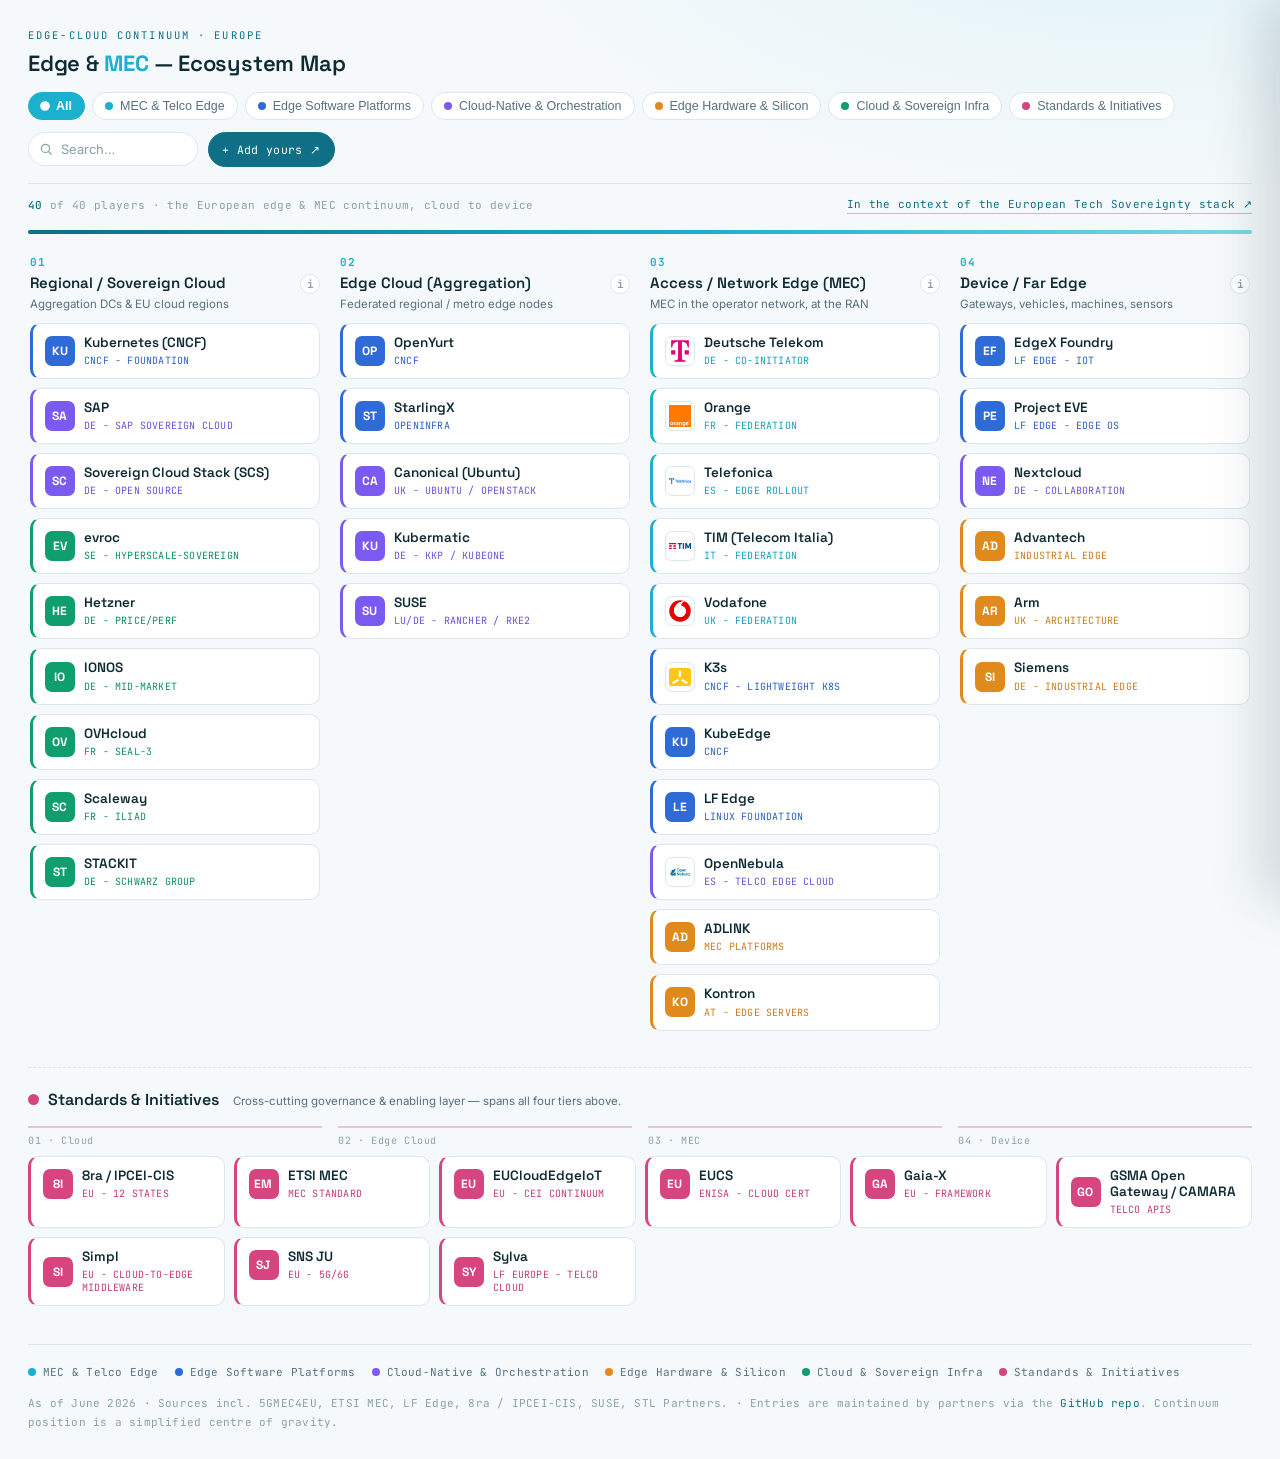
<file: index.html>
<!DOCTYPE html>
<html lang="en">
<head>
<meta charset="UTF-8">
<meta name="viewport" content="width=device-width, initial-scale=1.0">
<title>Edge & MEC Ecosystem Map — Europe</title>
<link rel="stylesheet" href="fonts/fonts.css">
<style>
  :root{
    --bg:#F5F9FB;--surface:#FFFFFF;--surface-2:#EAF2F5;
    --txt:#0E2A33;--txt-dim:#557080;--txt-faint:#8AA0AA;
    --line:#DCE7EB;--brand:#1BB0CE;--brand-deep:#0E6F86;
    --shadow:rgba(14,42,51,.10);
  }
  *{box-sizing:border-box;margin:0;padding:0}
  html{-webkit-text-size-adjust:100%}
  body{
    background:
      radial-gradient(1100px 520px at 88% -8%, rgba(27,176,206,.10), transparent 60%),
      var(--bg);
    color:var(--txt);font-family:"Inter",system-ui,sans-serif;line-height:1.5;
    -webkit-font-smoothing:antialiased;min-height:100vh;
  }
  .wrap{max-width:1320px;margin:0 auto;padding:clamp(14px,2.5vw,28px)}

  /* ---------- TOOLBAR ---------- */
  .bar{display:flex;flex-wrap:wrap;align-items:center;gap:12px 18px;padding-bottom:16px;border-bottom:1px solid var(--line)}
  .brand{display:flex;flex-direction:column;gap:3px;margin-right:auto}
  .brand .kick{font-family:"JetBrains Mono",monospace;font-size:10.5px;letter-spacing:.2em;text-transform:uppercase;color:var(--brand-deep)}
  .brand h1{font-family:"Space Grotesk",sans-serif;font-weight:600;font-size:clamp(16px,2.4vw,22px);letter-spacing:-.01em;color:var(--txt)}
  .brand h1 b{color:var(--brand);font-weight:700}

  .filters{display:flex;flex-wrap:wrap;gap:7px}
  .chip{
    font-size:12.5px;font-weight:500;color:var(--txt-dim);background:var(--surface);
    border:1px solid var(--line);border-radius:999px;padding:6px 12px;cursor:pointer;
    display:flex;align-items:center;gap:7px;transition:color .18s,border-color .18s,background .18s;
  }
  .chip .dot{width:8px;height:8px;border-radius:50%;background:var(--cdot,var(--txt-faint));transition:transform .18s}
  .chip:hover{color:var(--txt);border-color:var(--txt-faint)}
  .chip[aria-pressed="true"]{color:#fff;background:var(--brand);border-color:var(--brand);font-weight:600}
  .chip[aria-pressed="true"] .dot{background:#fff;transform:scale(1.2)}
  .chip:focus-visible{outline:2px solid var(--brand);outline-offset:2px}

  .tools{display:flex;align-items:center;gap:10px}
  .search{position:relative;display:flex;align-items:center}
  .search svg{position:absolute;left:11px;width:14px;height:14px;stroke:var(--txt-faint);pointer-events:none}
  .search input{
    font-family:"Inter",sans-serif;font-size:13px;color:var(--txt);background:var(--surface);
    border:1px solid var(--line);border-radius:999px;padding:8px 13px 8px 32px;width:170px;max-width:46vw;transition:border-color .18s,width .18s;
  }
  .search input::placeholder{color:var(--txt-faint)}
  .search input:focus{outline:none;border-color:var(--brand);width:200px}
  .gh{
    font-family:"JetBrains Mono",monospace;font-size:11.5px;letter-spacing:.03em;color:#fff;background:var(--brand-deep);
    text-decoration:none;border:1px solid var(--brand-deep);border-radius:999px;padding:8px 13px;white-space:nowrap;transition:background .18s}
  .gh:hover{background:var(--brand)}
  .gh:focus-visible{outline:2px solid var(--brand);outline-offset:2px}

  .subbar{display:flex;flex-wrap:wrap;justify-content:space-between;gap:8px;align-items:center;margin-top:12px;
    font-family:"JetBrains Mono",monospace;font-size:11px;letter-spacing:.03em;color:var(--txt-faint)}
  .subbar b{color:var(--brand-deep);font-weight:500}
  .ctx{color:var(--brand-deep);text-decoration:none;border-bottom:1px solid rgba(14,111,134,.35)}
  .ctx:hover{border-color:var(--brand-deep)}

  /* ---------- CONTINUUM ---------- */
  .spine{margin-top:16px;height:4px;border-radius:4px;position:relative;overflow:hidden;
    background:linear-gradient(90deg,var(--brand-deep) 0%,var(--brand) 55%,#7FD7E6 100%)}
  .spine::after{content:"";position:absolute;top:0;left:-30%;width:30%;height:100%;
    background:linear-gradient(90deg,transparent,rgba(255,255,255,.85),transparent);animation:flow 4.4s linear infinite}
  @keyframes flow{to{left:130%}}

  .grid{display:grid;grid-template-columns:repeat(4,1fr);gap:16px;margin-top:6px}
  .col-head{padding:14px 2px 6px}
  .col-head .n{font-family:"JetBrains Mono",monospace;font-size:11px;color:var(--brand);letter-spacing:.1em;font-weight:700}
  .col-title{display:flex;align-items:flex-start;justify-content:space-between;gap:8px;margin-top:4px}
  .col-head h3{font-family:"Space Grotesk",sans-serif;font-weight:600;font-size:15px;color:var(--txt);line-height:1.2}
  .col-head p{font-size:11.5px;color:var(--txt-dim);margin-top:3px;line-height:1.35}
  .info{flex:none;width:20px;height:20px;border-radius:50%;border:1px solid var(--line);background:var(--surface);
    color:var(--txt-faint);font-size:11px;font-weight:700;cursor:pointer;line-height:1;font-family:"JetBrains Mono",monospace;
    display:flex;align-items:center;justify-content:center;transition:.16s}
  .info:hover{color:var(--brand);border-color:var(--brand)}
  .info:focus-visible{outline:2px solid var(--brand);outline-offset:2px}
  .col-explain{font-size:12px;color:var(--txt-dim);line-height:1.5;max-height:0;overflow:hidden;opacity:0;
    transition:max-height .26s ease,opacity .2s,margin-top .2s;border-left:2px solid var(--brand);padding-left:0}
  .col-explain.open{max-height:300px;opacity:1;margin-top:10px;padding-left:10px}
  .col-body{display:flex;flex-direction:column;gap:9px;min-height:30px;margin-top:10px}
  .empty{font-family:"JetBrains Mono",monospace;font-size:11px;color:var(--txt-faint);padding:6px 2px;opacity:.6}

  /* ---------- CROSS-CUTTING BAND (Standards & Initiatives) ---------- */
  .band{margin-top:30px;padding-top:20px;border-top:1px dashed var(--line)}
  .band-head{display:flex;flex-wrap:wrap;align-items:baseline;gap:6px 14px}
  .band-kick{display:flex;align-items:center;gap:9px;font-family:"Space Grotesk",sans-serif;font-weight:600;font-size:16px;color:var(--txt)}
  .band-kick .dot{width:11px;height:11px;border-radius:50%;background:#D6457F}
  .band-sub{font-size:11.5px;color:var(--txt-dim)}
  .band-rail{display:grid;grid-template-columns:repeat(4,1fr);gap:16px;margin:14px 0 2px}
  .band-rail span{font-family:"JetBrains Mono",monospace;font-size:10px;letter-spacing:.06em;color:var(--txt-faint);border-top:2px solid rgba(214,69,127,.30);padding-top:5px}
  .band-body{display:grid;grid-template-columns:repeat(auto-fill,minmax(190px,1fr));gap:9px;margin-top:8px}

  /* ---------- CARD ---------- */
  .card{position:relative;text-align:left;width:100%;cursor:pointer;background:var(--surface);
    border:1px solid var(--line);border-left:3px solid var(--cdot,var(--line));border-radius:10px;padding:11px 12px;
    transition:transform .16s,box-shadow .16s,border-color .16s,opacity .2s;display:flex;flex-direction:column;gap:5px}
  .card:hover{transform:translateY(-2px);box-shadow:0 8px 22px var(--shadow);border-color:var(--cdot)}
  .card:focus-visible{outline:2px solid var(--brand);outline-offset:2px}
  .card .name{font-family:"Space Grotesk",sans-serif;font-weight:600;font-size:13.5px;color:var(--txt);line-height:1.2;overflow-wrap:anywhere}
  .card .tag{font-family:"JetBrains Mono",monospace;font-size:10px;letter-spacing:.02em;color:var(--cdot);text-transform:uppercase;filter:brightness(.9);overflow-wrap:anywhere}
  .card-head{display:flex;align-items:center;gap:9px}
  .card-text{display:flex;flex-direction:column;gap:3px;min-width:0}
  .mark{flex:none;width:30px;height:30px;border-radius:7px;display:flex;align-items:center;justify-content:center;overflow:hidden;background:#fff;border:1px solid var(--line)}
  .mark img{width:100%;height:100%;object-fit:contain;padding:3px}
  .mark.monogram{border:none;color:#fff;font-family:"Space Grotesk",sans-serif;font-weight:700;font-size:12px;letter-spacing:.01em}
  .mark.big{width:48px;height:48px;border-radius:11px;font-size:19px;margin-bottom:14px}
  body.filtering .card{opacity:.22;filter:grayscale(.55)}
  body.filtering .card.match{opacity:1;filter:none}
  .card.gone{display:none}
  .card .tip{position:absolute;left:12px;right:12px;bottom:calc(100% + 8px);background:var(--txt);border-radius:8px;
    padding:9px 11px;font-size:12px;color:#EAF6F9;line-height:1.4;box-shadow:0 12px 30px rgba(14,42,51,.28);
    opacity:0;visibility:hidden;transform:translateY(4px);transition:opacity .16s,transform .16s,visibility .16s;z-index:5;pointer-events:none}
  .card:hover .tip,.card:focus-visible .tip{opacity:1;visibility:visible;transform:translateY(0)}

  /* ---------- DETAIL PANEL ---------- */
  .scrim{position:fixed;inset:0;background:rgba(14,42,51,.35);backdrop-filter:blur(2px);opacity:0;visibility:hidden;transition:.22s;z-index:40}
  .scrim.open{opacity:1;visibility:visible}
  .panel{position:fixed;top:0;right:0;height:100%;width:min(440px,92vw);background:var(--surface);border-left:1px solid var(--line);
    box-shadow:-18px 0 50px rgba(14,42,51,.16);transform:translateX(100%);transition:transform .26s cubic-bezier(.4,0,.2,1);
    z-index:41;display:flex;flex-direction:column;overflow-y:auto}
  .panel.open{transform:translateX(0)}
  .panel-top{padding:24px 24px 18px;border-bottom:1px solid var(--line);position:sticky;top:0;background:var(--surface);z-index:2}
  .panel-close{position:absolute;top:18px;right:18px;width:32px;height:32px;border-radius:8px;background:var(--surface);border:1px solid var(--line);
    color:var(--txt-dim);cursor:pointer;font-size:18px;line-height:1;display:flex;align-items:center;justify-content:center;transition:.16s}
  .panel-close:hover{color:var(--txt);border-color:var(--txt-faint)}
  .panel-close:focus-visible{outline:2px solid var(--brand);outline-offset:2px}
  .p-cluster{font-family:"JetBrains Mono",monospace;font-size:11px;letter-spacing:.1em;text-transform:uppercase;display:flex;align-items:center;gap:7px;color:var(--txt-dim)}
  .p-cluster .dot{width:9px;height:9px;border-radius:50%}
  .p-name{font-family:"Space Grotesk",sans-serif;font-weight:700;font-size:25px;margin-top:12px;letter-spacing:-.01em}
  .p-tag{font-family:"JetBrains Mono",monospace;font-size:12px;color:var(--txt-dim);margin-top:8px}
  .panel-body{padding:22px 24px 30px;display:flex;flex-direction:column;gap:22px}
  .p-lede{font-size:15px;color:var(--txt);line-height:1.55}
  .p-section h4{font-family:"JetBrains Mono",monospace;font-size:11px;letter-spacing:.12em;text-transform:uppercase;color:var(--brand-deep);margin-bottom:10px}
  .p-pos{display:flex;gap:7px}
  .p-pos .seg{flex:1;height:6px;border-radius:3px;background:var(--surface-2)}
  .p-pos .seg.on{background:var(--brand)}
  .p-pos-label{font-size:12.5px;color:var(--txt-dim);margin-top:9px}
  .p-facts{list-style:none;display:flex;flex-direction:column;gap:11px}
  .p-facts li{position:relative;padding-left:18px;font-size:13.5px;color:var(--txt-dim);line-height:1.5}
  .p-facts li::before{content:"";position:absolute;left:0;top:8px;width:6px;height:6px;border-radius:50%;background:var(--brand)}
  .p-link{font-family:"JetBrains Mono",monospace;font-size:12px;color:var(--brand-deep);text-decoration:none;border-bottom:1px solid rgba(14,111,134,.35);align-self:flex-start}
  .p-link:hover{border-color:var(--brand-deep)}

  /* ---------- FOOTER ---------- */
  footer{margin-top:38px;padding-top:18px;border-top:1px solid var(--line);font-family:"JetBrains Mono",monospace;font-size:11px;color:var(--txt-faint);line-height:1.7;letter-spacing:.02em}
  footer .legend{display:flex;flex-wrap:wrap;gap:8px 16px;margin-bottom:12px}
  footer .lg{display:flex;align-items:center;gap:7px;color:var(--txt-dim)}
  footer .lg .dot{width:8px;height:8px;border-radius:50%}
  footer a{color:var(--brand-deep);text-decoration:none}
  footer a:hover{text-decoration:underline}

  @media (max-width:860px){
    .brand{margin-right:0;width:100%}
    .grid{grid-template-columns:1fr;gap:6px}
    .col-head{padding:16px 2px 6px;border-top:1px solid var(--line)}
    .col-head:first-child{border-top:none}
    .col-body{display:grid;grid-template-columns:repeat(auto-fill,minmax(150px,1fr));gap:9px}
    .card .tip{display:none}
    .tools{width:100%}.search{flex:1}.search input{width:100%;max-width:none}
    .band-rail{display:none}
  }
  @media (prefers-reduced-motion:reduce){*{animation:none!important;transition:none!important}}
</style>
</head>
<body>
<div class="wrap">

  <div class="bar">
    <div class="brand">
      <span class="kick">Edge-Cloud Continuum · Europe</span>
      <h1>Edge &amp; <b>MEC</b> — Ecosystem Map</h1>
    </div>
    <div class="filters" id="filters" role="group" aria-label="Filter by role"></div>
    <div class="tools">
      <div class="search">
        <svg viewBox="0 0 24 24" fill="none" stroke-width="2" stroke-linecap="round"><circle cx="11" cy="11" r="7"/><path d="m21 21-4.3-4.3"/></svg>
        <input id="search" type="search" placeholder="Search…" aria-label="Search players">
      </div>
      <a class="gh" id="gh" href="#" target="_blank" rel="noopener">+ Add yours ↗</a>
    </div>
  </div>

  <div class="subbar">
    <span><b id="count">0</b> of <span id="total">0</span> players · the European edge &amp; MEC continuum, cloud to device</span>
    <a class="ctx" href="https://digital-strategy.ec.europa.eu/en/library/communication-european-tech-sovereignty-accompanied-eu-open-source-strategy" target="_blank" rel="noopener">In the context of the European Tech Sovereignty stack ↗</a>
  </div>

  <div class="spine" aria-hidden="true"></div>
  <div class="grid" id="grid"></div>

  <div class="band" id="band">
    <div class="band-head">
      <div class="band-kick"><span class="dot"></span>Standards &amp; Initiatives</div>
      <p class="band-sub">Cross-cutting governance &amp; enabling layer — spans all four tiers above.</p>
    </div>
    <div class="band-rail" aria-hidden="true"><span>01 · Cloud</span><span>02 · Edge Cloud</span><span>03 · MEC</span><span>04 · Device</span></div>
    <div class="band-body" id="band-body"></div>
  </div>

  <footer>
    <div class="legend" id="legend"></div>
    As of June 2026 · Sources incl. 5GMEC4EU, ETSI MEC, LF Edge, 8ra / IPCEI-CIS, SUSE, STL Partners. ·
    Entries are maintained by partners via the <a id="gh2" href="#" target="_blank" rel="noopener">GitHub repo</a>. Continuum position is a simplified centre of gravity.
  </footer>
</div>

<div class="scrim" id="scrim" tabindex="-1"></div>
<aside class="panel" id="panel" role="dialog" aria-modal="true" aria-labelledby="p-name" aria-hidden="true">
  <div class="panel-top">
    <button class="panel-close" id="close" aria-label="Close">✕</button>
    <div id="p-mark-slot"></div>
    <div class="p-cluster" id="p-cluster"><span class="dot"></span><span class="lbl"></span></div>
    <div class="p-name" id="p-name"></div>
    <div class="p-tag" id="p-tag"></div>
  </div>
  <div class="panel-body">
    <p class="p-lede" id="p-lede"></p>
    <div class="p-section"><h4>Position in the continuum</h4><div class="p-pos" id="p-pos"></div><div class="p-pos-label" id="p-pos-label"></div></div>
    <div class="p-section"><h4>At a glance</h4><ul class="p-facts" id="p-facts"></ul></div>
    <a class="p-link" id="p-link" href="#" target="_blank" rel="noopener">Website ↗</a>
  </div>
</aside>

<script>
// Replace with your repository URL after pushing:
const REPO_URL = "https://github.com/5GMEC4EU/Telco-Cloud-Landscape";
// Embedded fallback so the page renders offline / before the build runs.
const BOOTSTRAP = {"clusters":{"telco":{"label":"MEC & Telco Edge","color":"#1BB0CE"},"platform":{"label":"Edge Software Platforms","color":"#2F6BD6"},"orch":{"label":"Cloud-Native & Orchestration","color":"#7A5AF0"},"hardware":{"label":"Edge Hardware & Silicon","color":"#E08A1E"},"infra":{"label":"Cloud & Sovereign Infra","color":"#109E6F"},"std":{"label":"Standards & Initiatives","color":"#D6457F"}},"layers":[{"n":"01","title":"Regional / Sovereign Cloud","sub":"Aggregation DCs & EU cloud regions","explain":"The anchor where heavy workloads, model training and central orchestration live. At this tier sovereignty is defined by jurisdiction and certification rather than physical proximity."},{"n":"02","title":"Edge Cloud (Aggregation)","sub":"Federated regional / metro edge nodes","explain":"Regional and metro edge sites that pool compute closer to users. Workloads shift here for lower latency while staying centrally managed and federated across providers."},{"n":"03","title":"Access / Network Edge (MEC)","sub":"MEC in the operator network, at the RAN","explain":"Multi-access Edge Computing inside the operator network at the access/RAN. Single-digit-millisecond latency for CCAM, AR/VR and real-time control — the heart of the 5G + MEC story."},{"n":"04","title":"Device / Far Edge","sub":"Gateways, vehicles, machines, sensors","explain":"On-premises gateways, vehicles and sensors. Processing happens without constant connectivity — autonomy is local and data stays physically on site."}],"players":[{"slug":"deutsche-telekom","name":"Deutsche Telekom","cluster":"telco","layer":3,"country":"DE","tag":"DE - Co-initiator","lede":"Driving force behind the European Edge Continuum and an IPCEI-CIS lead project.","facts":["Co-initiator of the first federated European edge cloud, shown live at MWC 2026 with Orange, Telefonica, TIM and Vodafone.","Leads a direct IPCEI-CIS project and is engaged in the planned IPCEI-AI.","Runs the Open Telekom Cloud via T-Systems and targets a central role in Europe's industrial AI cloud."],"link":"https://www.telekom.com","logo":"logos/deutsche-telekom.svg"},{"slug":"orange","name":"Orange","cluster":"telco","layer":3,"country":"FR","tag":"FR - Federation","lede":"French operator in the federated European edge alliance.","facts":["One of the five operators in the federated European Edge Continuum demo.","Runs its own direct project inside IPCEI-CIS / the 8ra initiative."],"link":"https://www.orange.com","logo":"logos/orange.svg"},{"slug":"telefonica","name":"Telefonica","cluster":"telco","layer":3,"country":"ES","tag":"ES - Edge rollout","lede":"Spanish operator with an active edge rollout and an IPCEI lead project.","facts":["Partner in the federated European edge cloud.","Has begun deploying edge nodes across Spain.","Leads a direct IPCEI-CIS project within 8ra."],"link":"https://www.telefonica.com","logo":"logos/telefonica.svg"},{"slug":"tim","name":"TIM (Telecom Italia)","cluster":"telco","layer":3,"country":"IT","tag":"IT - Federation","lede":"Italian operator in the European edge federation.","facts":["One of the five federated network operators.","Leads a direct IPCEI-CIS project."],"link":"https://www.gruppotim.it","logo":"logos/tim.svg"},{"slug":"vodafone","name":"Vodafone","cluster":"telco","layer":3,"country":"UK","tag":"UK - Federation","lede":"UK-based, pan-European operator in the federated edge alliance.","facts":["Among the five operators that federated their edge environments across Europe for the first time.","Enables application deployment through a single entry point across its European footprint.","Headquartered in Newbury, UK, with major European operations (Germany and others)."],"link":"https://www.vodafone.com","logo":"logos/vodafone.svg"},{"slug":"edgex-foundry","name":"EdgeX Foundry","cluster":"platform","layer":4,"country":"INT","tag":"LF Edge - IoT","lede":"Vendor-neutral microservices framework bridging OT devices to applications and cloud.","facts":["Hardware- and OS-agnostic; connects sensors speaking Modbus, BACnet, MQTT, BLE and more.","Loosely-coupled, plug-and-play services for ingestion, normalisation and export.","An LF Edge Impact-stage (most mature) project."],"link":"https://www.edgexfoundry.org"},{"slug":"k3s","name":"K3s","cluster":"platform","layer":3,"country":"INT","tag":"CNCF - lightweight K8s","lede":"Lightweight, CNCF-certified Kubernetes distribution for the edge.","facts":["Single small binary with a minimal footprint, originated at Rancher / SUSE.","Ideal for edge gateways, constrained sites and far-edge clusters."],"link":"https://k3s.io","logo":"logos/k3s.svg"},{"slug":"kubeedge","name":"KubeEdge","cluster":"platform","layer":3,"country":"INT","tag":"CNCF","lede":"CNCF project extending Kubernetes natively to the edge.","facts":["Keeps the control plane in the cloud while edge nodes run autonomously offline.","Synchronises networking, app deployment and metadata across cloud and edge.","Widely used for telco and industrial edge."],"link":"https://kubeedge.io"},{"slug":"kubernetes","name":"Kubernetes (CNCF)","cluster":"platform","layer":1,"country":"INT","tag":"CNCF - foundation","lede":"The de-facto container orchestration foundation of the cloud-edge continuum.","facts":["Edge variants (K3s, KubeEdge, OpenYurt) adapt it for constrained, distributed sites.","Increasingly the common substrate for apps, AI and virtualised infrastructure - in the cloud and at the edge."],"link":"https://kubernetes.io"},{"slug":"lf-edge","name":"LF Edge","cluster":"platform","layer":3,"country":"INT","tag":"Linux Foundation","lede":"Linux Foundation umbrella for open, interoperable edge - independent of hardware, cloud or OS.","facts":["Hosts ~16 projects across telecom, IoT, industrial and transportation edge.","Portfolio includes EdgeX Foundry, EVE, Akraino, Fledge and Open Horizon.","Provides blueprints and a shared taxonomy for the open edge stack."],"link":"https://lfedge.org"},{"slug":"openyurt","name":"OpenYurt","cluster":"platform","layer":2,"country":"INT","tag":"CNCF","lede":"Extends Kubernetes to the edge without changing its APIs.","facts":["Originated at Alibaba; a CNCF project for large edge-node fleets.","YurtHub caches the K8s API locally for disconnected nodes; YurtTunnel handles NAT/firewalled sites.","Integrates with EdgeX Foundry for device management."],"link":"https://openyurt.io"},{"slug":"project-eve","name":"Project EVE","cluster":"platform","layer":4,"country":"INT","tag":"LF Edge - Edge OS","lede":"Open Linux-based operating system (EVE-OS) for distributed edge computing.","facts":["Reached LF Edge Impact stage in 2025 with new multi-node support.","Aims to be a common platform for the edge, much like Android was for mobile.","Runs containers, VMs and clusters on diverse far-edge hardware."],"link":"https://www.lfedge.org/projects/eve/"},{"slug":"starlingx","name":"StarlingX","cluster":"platform","layer":2,"country":"INT","tag":"OpenInfra","lede":"Complete cloud-infrastructure stack for the edge.","facts":["Bare-metal, VM and container workloads in one distributed edge platform.","Built for telecom, industrial IoT and ultra-low-latency use cases.","Governed by the OpenInfra Foundation."],"link":"https://www.starlingx.io"},{"slug":"canonical","name":"Canonical (Ubuntu)","cluster":"orch","layer":2,"country":"UK","tag":"UK - Ubuntu / OpenStack","lede":"Maker of Ubuntu with open building blocks for private and edge clouds.","facts":["MicroK8s and Sunbeam / Charmed OpenStack as the base for sovereign self-operated clouds.","UK-based - European, but outside the EU."],"link":"https://canonical.com"},{"slug":"kubermatic","name":"Kubermatic","cluster":"orch","layer":2,"country":"DE","tag":"DE - KKP / KubeOne","lede":"German Kubernetes-automation vendor from data center to edge.","facts":["KKP and KubeOne operate thousands of clusters consistently.","Spans bare metal, core data center and edge without oversized ops teams.","Positions Kubernetes as a sovereign operational substrate for apps and AI."],"link":"https://www.kubermatic.com"},{"slug":"nextcloud","name":"Nextcloud","cluster":"orch","layer":4,"country":"DE","tag":"DE - Collaboration","lede":"German open-source platform for sovereign collaboration and file storage.","facts":["A sovereign alternative to US SaaS for files, communication and office.","Runs on-premises or at EU providers - data stays under your own control."],"link":"https://nextcloud.com"},{"slug":"opennebula","name":"OpenNebula","cluster":"orch","layer":3,"country":"ES","tag":"ES - Telco edge cloud","lede":"Open-source platform for carrier-grade telco edge clouds, unifying VNFs, CNFs and AI workloads from core to edge.","facts":["Manages virtualized and containerized network functions plus AI workloads with multi-tenancy and no vendor lock-in.","Official Sylva Validation Platform - the Linux Foundation Europe telco-cloud standard backed by Orange, Deutsche Telekom, Telefonica, Vodafone and TIM.","Built for 5G neutral host, vRAN / AI-RAN, distributed NFV and 6G pilots, and for sovereign multi-tenant 'Telco AI Factories'.","From OpenNebula Systems (Spain); contributor to European IPCEI-CIS edge projects."],"link":"https://opennebula.io/ai-ready-telco-edge-cloud/","logo":"logos/opennebula.svg"},{"slug":"sap","name":"SAP","cluster":"orch","layer":1,"country":"DE","tag":"DE - Delos Cloud","lede":"Enterprise-software leader and IPCEI-CIS partner with its own sovereignty cloud.","facts":["A direct IPCEI-CIS project partner.","Runs Delos Cloud (on Microsoft technology) as a sovereign cloud for German public administration."],"link":"https://www.sap.com"},{"slug":"sovereign-cloud-stack","name":"Sovereign Cloud Stack (SCS)","cluster":"orch","layer":1,"country":"DE","tag":"DE - Open source","lede":"Standardised open-source stack for sovereign clouds, funded by the German government.","facts":["Built on OpenStack and Kubernetes, with no proprietary dependencies.","Targeted at public administration and critical infrastructure.","GitOps-friendly and fully declarative as a basis for provider-independent clouds."],"link":"https://scs.community"},{"slug":"suse","name":"SUSE","cluster":"orch","layer":2,"country":"LU","tag":"LU/DE - Rancher / RKE2","lede":"European open-source vendor for sovereign Kubernetes management.","facts":["Rancher Prime and the hardened RKE2 distribution manage clusters with European governance.","Building a European Sovereign Stack of Linux and Kubernetes together with evroc.","Stewards the lightweight K3s distribution for the edge.","Domiciled in Luxembourg (SUSE S.A.) with roots and core engineering in Nuremberg, Germany; owned by Sweden's EQT."],"link":"https://www.suse.com"},{"slug":"adlink","name":"ADLINK","cluster":"hardware","layer":3,"country":"TW","tag":"MEC platforms","lede":"Edge computing platforms and MEC-ready servers.","facts":["Ruggedised hardware for telecom and industrial edge.","Carrier-grade and embedded systems for network-edge workloads."],"link":"https://www.adlinktech.com"},{"slug":"advantech","name":"Advantech","cluster":"hardware","layer":4,"country":"TW","tag":"Industrial edge","lede":"Industrial and edge computing hardware for IoT and the far edge.","facts":["Ruggedised edge servers, gateways and IoT controllers.","Widely deployed in manufacturing, transport and energy verticals."],"link":"https://www.advantech.com"},{"slug":"arm","name":"Arm","cluster":"hardware","layer":4,"country":"UK","tag":"UK - Architecture","lede":"Processor architecture powering most edge and device silicon.","facts":["Energy-efficient compute from gateways down to far-edge sensors.","Licensed broadly across edge SoC and appliance makers."],"link":"https://www.arm.com"},{"slug":"kontron","name":"Kontron","cluster":"hardware","layer":3,"country":"AT","tag":"AT - Edge servers","lede":"European maker of edge servers and carrier-grade MEC appliances.","facts":["Embedded and network-edge hardware for telecom and industrial sites.","Supplies ruggedised compute for far-edge and on-prem deployments.","Headquartered in Linz, Austria (the former S&T AG), with significant embedded-computing operations in Germany."],"link":"https://www.kontron.com"},{"slug":"siemens","name":"Siemens","cluster":"hardware","layer":4,"country":"DE","tag":"DE - Industrial Edge","lede":"Industrial Edge platform and hardware for factories and automation.","facts":["A direct IPCEI-CIS project partner.","Brings compute directly to production lines and machinery at the far edge."],"link":"https://www.siemens.com"},{"slug":"evroc","name":"evroc","cluster":"infra","layer":1,"country":"SE","tag":"SE - Hyperscale-sovereign","lede":"Swedish newcomer building what it calls Europe's first hyperscale sovereign cloud.","facts":["Positions itself as a hyperscale sovereign cloud with a fully European operational footprint.","Partners with SUSE for a fully sovereign Linux and Kubernetes stack (Sovereign Rancher).","Control-plane and metadata stay within EU jurisdiction."],"link":"https://evroc.com"},{"slug":"hetzner","name":"Hetzner","cluster":"infra","layer":1,"country":"DE","tag":"DE - Price/perf","lede":"Cost-efficient European infrastructure with a deliberately lean portfolio.","facts":["EU-compliant infrastructure at strong price-performance.","Offers no managed services by design.","Popular for self-managed Kubernetes clusters."],"link":"https://www.hetzner.com"},{"slug":"ionos","name":"IONOS","cluster":"infra","layer":1,"country":"DE","tag":"DE - Mid-market","lede":"Pragmatic cloud provider (United Internet) with German data residency.","facts":["Based in Montabaur, part of United Internet.","Wide GPU choice including Intel Gaudi as a non-NVIDIA option.","Strong in the mid-market with predictable pricing and human support."],"link":"https://www.ionos.com"},{"slug":"ovhcloud","name":"OVHcloud","cluster":"infra","layer":1,"country":"FR","tag":"FR - SEAL-3","lede":"Broadest European sovereignty cloud with deep certification.","facts":["Around 43 data centres across nine countries.","SecNumCloud qualification and SEAL-3, the top tier of the EU Cloud Sovereignty Framework.","Involved in the ECB digital-euro framework and runs a dedicated defence unit."],"link":"https://www.ovhcloud.com"},{"slug":"scaleway","name":"Scaleway","cluster":"infra","layer":1,"country":"FR","tag":"FR - iliad","lede":"Developer- and AI-focused sovereign cloud provider from France.","facts":["Bare metal, GPU instances and OpenAI-compatible inference APIs.","Reached SEAL-3 and won a standalone Cloud III slot.","Member of the 2026 EUR 180M EU framework deal."],"link":"https://www.scaleway.com"},{"slug":"stackit","name":"STACKIT","cluster":"infra","layer":1,"country":"DE","tag":"DE - Schwarz Group","lede":"Sovereign cloud of the Schwarz Group (Lidl/Kaufland), focused on industry and retail.","facts":["Reached SEAL-3 in the EU Cloud Sovereignty Framework.","Customer base weighted toward large industrial and retail buyers.","Part of the EUR 180M EU framework deal (April 2026) with Scaleway, Post Telecom and Proximus."],"link":"https://www.stackit.de"},{"slug":"t-systems-otc","name":"T-Systems / Open Telekom Cloud","cluster":"infra","layer":1,"country":"DE","tag":"DE - BSI C5","lede":"Deutsche Telekom's enterprise cloud for regulated customers.","facts":["The most enterprise-formal of the large EU sovereignty clouds.","BSI C5 attestation as a procurement prerequisite for regulated workloads."],"link":"https://www.t-systems.com"},{"slug":"8ra-ipcei-cis","name":"8ra / IPCEI-CIS","cluster":"std","layer":2,"country":"EU","tag":"EU - 12 states","lede":"The EU funding project for a multi-provider cloud-edge continuum - the federating backbone.","facts":["12 member states, ~120-150 industry and research partners, 19 direct projects.","EUR 1.2B of public funding, approved by the European Commission in late 2023.","The Lab8ra testbed links 14 organisations across five countries.","Contributes to the EU goal of 10,000 edge nodes by 2030 - provider-independent and federated."],"link":"https://www.8ra.com"},{"slug":"etsi-mec","name":"ETSI MEC","cluster":"std","layer":3,"country":"EU","tag":"MEC standard","lede":"The standards body that defines Multi-access Edge Computing.","facts":["ETSI's MEC ISG specifies the MEC reference architecture and service APIs.","Makes operator-edge applications portable and interoperable across networks.","The technical backbone of the 5G + MEC ecosystem."],"link":"https://www.etsi.org/technologies/multi-access-edge-computing"},{"slug":"eucloudedgeiot","name":"EUCloudEdgeIoT","cluster":"std","layer":2,"country":"EU","tag":"EU - CEI continuum","lede":"EU initiative federating Europe's cloud-edge-IoT research into a shared continuum.","facts":["Brings together research projects, suppliers and adopters to build the Cloud-Edge-IoT continuum.","Coordinates the MetaOS cluster - aerOS, ICOS, FLUIDOS, NebulOuS, NEMO and NEPHELE (~EUR 54M) - building a 'meta operating system' for the edge-cloud continuum.","Runs concertation, task forces and open calls across the EU edge ecosystem."],"link":"https://eucloudedgeiot.eu"},{"slug":"eucs","name":"EUCS","cluster":"std","layer":1,"country":"EU","tag":"ENISA - Cloud cert","lede":"The EU cybersecurity certification scheme for cloud services.","facts":["Developed under ENISA to harmonise cloud security assurance across the EU.","A companion to Gaia-X and the Cloud Sovereignty Framework for trusted cloud and edge services."],"link":"https://www.enisa.europa.eu"},{"slug":"gaia-x","name":"Gaia-X","cluster":"std","layer":1,"country":"EU","tag":"EU - Framework","lede":"European framework for federated, sovereign cloud and data infrastructure.","facts":["Standards for interoperability, portability and compliance.","A reference framework that sovereign providers align to."],"link":"https://gaia-x.eu"},{"slug":"gsma-open-gateway","name":"GSMA Open Gateway / CAMARA","cluster":"std","layer":3,"country":"INT","tag":"Telco APIs","lede":"Standardised network and edge APIs from the mobile industry.","facts":["Unifies developer access to carrier and edge capabilities across operators.","Makes telco-edge functions programmable and consumable by applications."],"link":"https://www.gsma.com/solutions-and-impact/gsma-open-gateway/"},{"slug":"simpl","name":"Simpl","cluster":"std","layer":2,"country":"EU","tag":"EU - Cloud-to-edge middleware","lede":"The EU's open-source smart middleware for cloud-to-edge federations and data spaces.","facts":["Enables cloud-to-edge federations and powers the major data initiatives funded by the European Commission.","Three parts: Simpl-Open (the open-source stack), Simpl-Labs (test environment) and Simpl-Live (instances for the data spaces).","Awarded as a ~EUR 41M EU contract; underpins the Common European Data Spaces and the European cloud federation."],"link":"https://digital-strategy.ec.europa.eu/en/policies/simpl"},{"slug":"sns-ju","name":"SNS JU","cluster":"std","layer":3,"country":"EU","tag":"EU - 5G/6G","lede":"EU public-private partnership for European leadership in 5G and 6G - the network edge's R&D engine.","facts":["Jointly led by the European Commission and the 6G-IA; EUR 900M EU budget for 2021-2027, matched by industry.","Announced EUR 116M for 20 new 6G projects at MWC 2026, bringing the portfolio to 100 projects.","Edge / MEC is central: AI-native networks and cloud-edge orchestration run through its projects."],"link":"https://smart-networks.europa.eu/"},{"slug":"sylva","name":"Sylva","cluster":"std","layer":2,"country":"EU","tag":"LF Europe - Telco cloud","lede":"Linux Foundation Europe's open-source telco-cloud reference stack.","facts":["Backed by Europe's major operators - Orange, Deutsche Telekom, Telefonica, Vodafone and TIM.","A validated, vendor-neutral cloud platform for telco and edge (MEC) workloads.","OpenNebula is an official Sylva Validation Platform."],"link":"https://sylvaproject.org"}]};

const POS_LABEL = ["Regional / Sovereign Cloud","Edge Cloud (Aggregation)","Access / Network Edge (MEC)","Device / Far Edge"];
let CLUSTERS={}, LAYERS=[], PLAYERS=[];

document.getElementById('gh').href = REPO_URL + "/blob/main/CONTRIBUTING.md";
document.getElementById('gh2').href = REPO_URL;

boot();
async function boot(){
  CLUSTERS = BOOTSTRAP.clusters; LAYERS = BOOTSTRAP.layers;
  let players = BOOTSTRAP.players;
  try{
    const r = await fetch('data/players.json',{cache:'no-store'});
    if(r.ok){ const j = await r.json(); if(Array.isArray(j)&&j.length) players = j; }
  }catch(e){ /* offline -> keep fallback */ }
  PLAYERS = players;
  render();
}

function render(){
  const filters=document.getElementById('filters');filters.innerHTML='';
  filters.appendChild(chip('all','All','var(--brand)',true));
  Object.entries(CLUSTERS).forEach(([k,c])=>filters.appendChild(chip(k,c.label,c.color,false)));

  const grid=document.getElementById('grid');grid.innerHTML='';const cols=[];
  LAYERS.forEach((L,i)=>{
    const wrap=document.createElement('div');
    wrap.innerHTML=
      `<div class="col-head"><div class="n">${L.n}</div>
        <div class="col-title"><h3>${L.title}</h3>
          <button class="info" aria-expanded="false" aria-label="Explain this tier">i</button></div>
        <p>${L.sub}</p><div class="col-explain">${L.explain}</div></div>`;
    const body=document.createElement('div');body.className='col-body';
    wrap.querySelector('.col-head').appendChild(body);
    const btn=wrap.querySelector('.info'),exp=wrap.querySelector('.col-explain');
    btn.addEventListener('click',()=>{const o=exp.classList.toggle('open');btn.setAttribute('aria-expanded',o)});
    grid.appendChild(wrap);cols[i+1]=body;
  });

  const BAND='std';
  const mkCard=(p,idx)=>{
    const c=CLUSTERS[p.cluster];
    const b=document.createElement('button');
    b.className='card';b.dataset.cluster=p.cluster;b.dataset.idx=idx;b.style.setProperty('--cdot',c.color);
    b.setAttribute('aria-haspopup','dialog');
    const head=document.createElement('span');head.className='card-head';
    head.appendChild(buildMark(p,c,false));
    const txt=document.createElement('span');txt.className='card-text';
    txt.innerHTML=`<span class="name">${esc(p.name)}</span><span class="tag">${esc(p.tag||'')}</span>`;
    head.appendChild(txt);
    b.appendChild(head);
    const tip=document.createElement('span');tip.className='tip';tip.textContent=p.lede||'';
    b.appendChild(tip);
    b.addEventListener('click',()=>openPanel(idx));
    return b;
  };

  // vertical stack: everything except the cross-cutting initiatives
  PLAYERS.forEach((p,idx)=>{
    if(p.cluster===BAND)return;
    const c=CLUSTERS[p.cluster];if(!c||!cols[p.layer])return;
    cols[p.layer].appendChild(mkCard(p,idx));
  });

  // horizontal band: Standards & Initiatives span all tiers
  const bandBody=document.getElementById('band-body');bandBody.innerHTML='';
  PLAYERS.forEach((p,idx)=>{ if(p.cluster===BAND) bandBody.appendChild(mkCard(p,idx)); });

  const legend=document.getElementById('legend');legend.innerHTML='';
  Object.values(CLUSTERS).forEach(c=>{
    const el=document.createElement('span');el.className='lg';
    el.innerHTML=`<span class="dot" style="background:${c.color}"></span>${c.label}`;legend.appendChild(el);
  });

  document.getElementById('total').textContent=PLAYERS.length;
  document.getElementById('count').textContent=PLAYERS.length;
  wireFilters();apply();
}

function chip(key,label,color,pressed){
  const b=document.createElement('button');b.className='chip';b.dataset.cluster=key;b.setAttribute('aria-pressed',pressed);
  b.innerHTML=`<span class="dot" style="--cdot:${color}"></span>${label}`;return b;
}
function esc(s){return String(s).replace(/[&<>"]/g,m=>({'&':'&amp;','<':'&lt;','>':'&gt;','"':'&quot;'}[m]))}
function monogram(name){
  const clean=name.replace(/\(.*?\)/g,'').replace(/[^A-Za-z0-9 /-]/g,' ').trim();
  const words=clean.split(/[\s/]+/).filter(w=>/[A-Za-z0-9]/.test(w));
  let m = words.length>=2 ? (words[0][0]+words[1][0]) : (words[0]||name).slice(0,2);
  return m.toUpperCase();
}
function buildMark(p,c,big){
  const m=document.createElement('span');m.className='mark'+(big?' big':'');
  if(p.logo){
    const img=document.createElement('img');img.src=p.logo;img.alt=p.name+' logo';img.loading='lazy';
    img.addEventListener('error',()=>{m.classList.add('monogram');m.style.background=c.color;m.textContent=monogram(p.name);});
    m.appendChild(img);
  } else { m.classList.add('monogram');m.style.background=c.color;m.textContent=monogram(p.name); }
  return m;
}

let active='all';const search=document.getElementById('search');
function wireFilters(){
  document.getElementById('filters').addEventListener('click',e=>{
    const b=e.target.closest('.chip');if(!b)return;active=b.dataset.cluster;
    document.querySelectorAll('#filters .chip').forEach(c=>c.setAttribute('aria-pressed',c===b));apply();
  });
}
search.addEventListener('input',apply);
function apply(){
  const q=search.value.trim().toLowerCase();let shown=0;
  document.querySelectorAll('.card').forEach(card=>{
    const p=PLAYERS[+card.dataset.idx];
    const text=(p.name+' '+(p.tag||'')+' '+(p.lede||'')+' '+(p.facts||[]).join(' ')).toLowerCase();
    const ok=(active==='all'||card.dataset.cluster===active)&&(!q||text.includes(q));
    card.classList.toggle('gone',!ok);card.classList.toggle('match',ok);if(ok)shown++;
  });
  document.body.classList.toggle('filtering',active!=='all'||!!q);
  document.getElementById('count').textContent=shown;
  document.querySelectorAll('.col-body').forEach(col=>{
    const any=[...col.children].some(ch=>ch.classList.contains('card')&&!ch.classList.contains('gone'));
    let hint=col.querySelector('.empty');
    if(!any){if(!hint){hint=document.createElement('div');hint.className='empty';hint.textContent='—';col.appendChild(hint);}}
    else if(hint)hint.remove();
  });
}

const panel=document.getElementById('panel'),scrim=document.getElementById('scrim');let lastFocus=null;
function openPanel(idx){
  const p=PLAYERS[idx],c=CLUSTERS[p.cluster];lastFocus=document.activeElement;
  const slot=document.getElementById('p-mark-slot');slot.innerHTML='';slot.appendChild(buildMark(p,c,true));
  document.querySelector('#p-cluster .dot').style.background=c.color;
  document.querySelector('#p-cluster .lbl').textContent=c.label;
  document.getElementById('p-name').textContent=p.name;
  document.getElementById('p-tag').textContent=p.tag||'';
  document.getElementById('p-lede').textContent=p.lede||'';
  const pos=document.getElementById('p-pos');pos.innerHTML='';
  const spans = p.cluster==='std';
  for(let i=1;i<=4;i++){const s=document.createElement('div');s.className='seg'+((spans||i===p.layer)?' on':'');pos.appendChild(s);}
  document.getElementById('p-pos-label').textContent = spans ? 'Cross-cutting — spans all four tiers' : POS_LABEL[p.layer-1];
  const ul=document.getElementById('p-facts');ul.innerHTML='';
  (p.facts||[]).forEach(f=>{const li=document.createElement('li');li.textContent=f;ul.appendChild(li);});
  const link=document.getElementById('p-link');
  if(p.link){link.style.display='';link.href=p.link;}else{link.style.display='none';}
  panel.classList.add('open');scrim.classList.add('open');panel.setAttribute('aria-hidden','false');
  document.getElementById('close').focus();
}
function closePanel(){panel.classList.remove('open');scrim.classList.remove('open');panel.setAttribute('aria-hidden','true');if(lastFocus)lastFocus.focus();}
document.getElementById('close').addEventListener('click',closePanel);
scrim.addEventListener('click',closePanel);
document.addEventListener('keydown',e=>{if(e.key==='Escape'&&panel.classList.contains('open'))closePanel();});
</script>
</body>
</html>
</file>
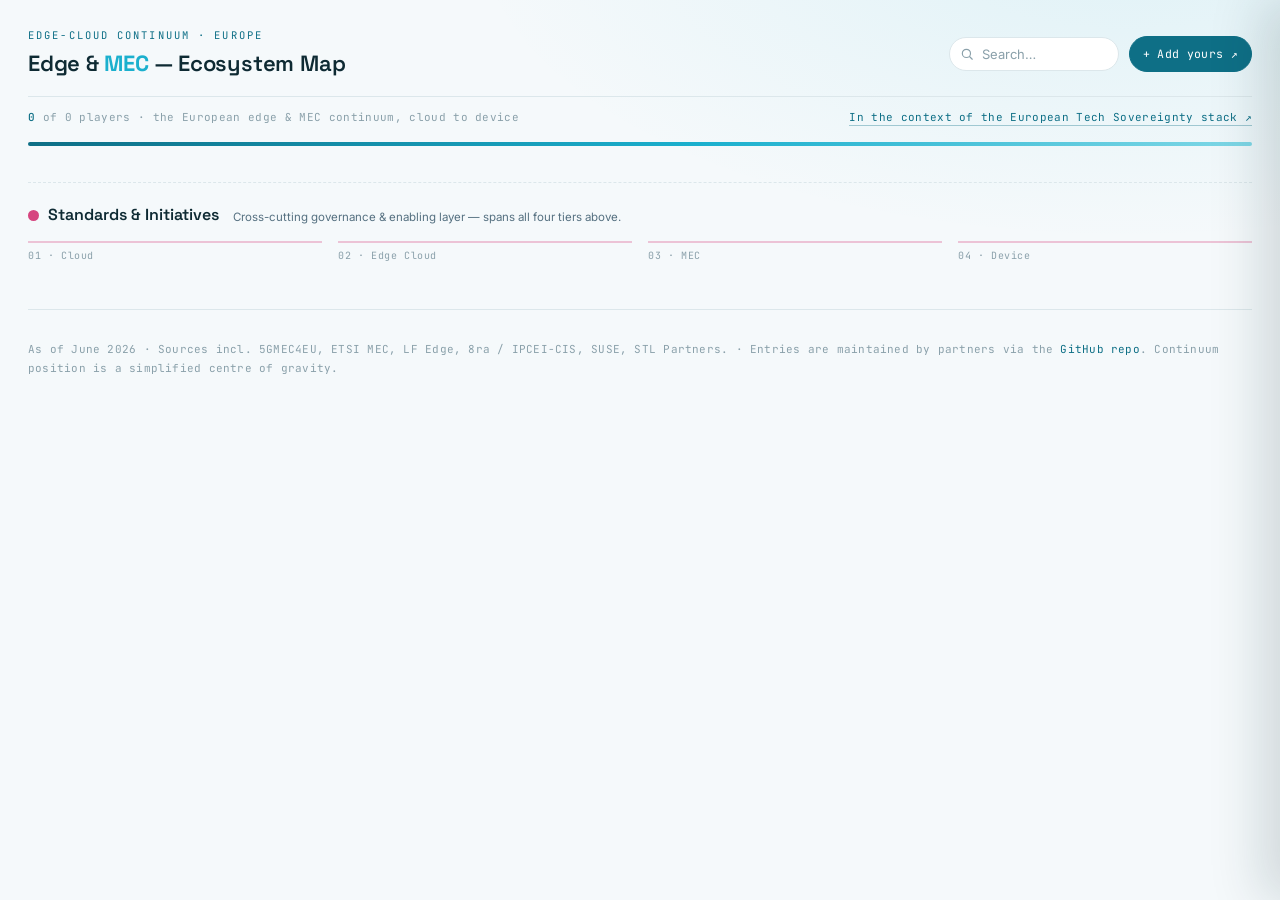
<file: index.template.html>
<!DOCTYPE html>
<html lang="en">
<head>
<meta charset="UTF-8">
<meta name="viewport" content="width=device-width, initial-scale=1.0">
<title>Edge & MEC Ecosystem Map — Europe</title>
<link rel="stylesheet" href="fonts/fonts.css">
<style>
  :root{
    --bg:#F5F9FB;--surface:#FFFFFF;--surface-2:#EAF2F5;
    --txt:#0E2A33;--txt-dim:#557080;--txt-faint:#8AA0AA;
    --line:#DCE7EB;--brand:#1BB0CE;--brand-deep:#0E6F86;
    --shadow:rgba(14,42,51,.10);
  }
  *{box-sizing:border-box;margin:0;padding:0}
  html{-webkit-text-size-adjust:100%}
  body{
    background:
      radial-gradient(1100px 520px at 88% -8%, rgba(27,176,206,.10), transparent 60%),
      var(--bg);
    color:var(--txt);font-family:"Inter",system-ui,sans-serif;line-height:1.5;
    -webkit-font-smoothing:antialiased;min-height:100vh;
  }
  .wrap{max-width:1320px;margin:0 auto;padding:clamp(14px,2.5vw,28px)}

  /* ---------- TOOLBAR ---------- */
  .bar{display:flex;flex-wrap:wrap;align-items:center;gap:12px 18px;padding-bottom:16px;border-bottom:1px solid var(--line)}
  .brand{display:flex;flex-direction:column;gap:3px;margin-right:auto}
  .brand .kick{font-family:"JetBrains Mono",monospace;font-size:10.5px;letter-spacing:.2em;text-transform:uppercase;color:var(--brand-deep)}
  .brand h1{font-family:"Space Grotesk",sans-serif;font-weight:600;font-size:clamp(16px,2.4vw,22px);letter-spacing:-.01em;color:var(--txt)}
  .brand h1 b{color:var(--brand);font-weight:700}

  .filters{display:flex;flex-wrap:wrap;gap:7px}
  .chip{
    font-size:12.5px;font-weight:500;color:var(--txt-dim);background:var(--surface);
    border:1px solid var(--line);border-radius:999px;padding:6px 12px;cursor:pointer;
    display:flex;align-items:center;gap:7px;transition:color .18s,border-color .18s,background .18s;
  }
  .chip .dot{width:8px;height:8px;border-radius:50%;background:var(--cdot,var(--txt-faint));transition:transform .18s}
  .chip:hover{color:var(--txt);border-color:var(--txt-faint)}
  .chip[aria-pressed="true"]{color:#fff;background:var(--brand);border-color:var(--brand);font-weight:600}
  .chip[aria-pressed="true"] .dot{background:#fff;transform:scale(1.2)}
  .chip:focus-visible{outline:2px solid var(--brand);outline-offset:2px}

  .tools{display:flex;align-items:center;gap:10px}
  .search{position:relative;display:flex;align-items:center}
  .search svg{position:absolute;left:11px;width:14px;height:14px;stroke:var(--txt-faint);pointer-events:none}
  .search input{
    font-family:"Inter",sans-serif;font-size:13px;color:var(--txt);background:var(--surface);
    border:1px solid var(--line);border-radius:999px;padding:8px 13px 8px 32px;width:170px;max-width:46vw;transition:border-color .18s,width .18s;
  }
  .search input::placeholder{color:var(--txt-faint)}
  .search input:focus{outline:none;border-color:var(--brand);width:200px}
  .gh{
    font-family:"JetBrains Mono",monospace;font-size:11.5px;letter-spacing:.03em;color:#fff;background:var(--brand-deep);
    text-decoration:none;border:1px solid var(--brand-deep);border-radius:999px;padding:8px 13px;white-space:nowrap;transition:background .18s}
  .gh:hover{background:var(--brand)}
  .gh:focus-visible{outline:2px solid var(--brand);outline-offset:2px}

  .subbar{display:flex;flex-wrap:wrap;justify-content:space-between;gap:8px;align-items:center;margin-top:12px;
    font-family:"JetBrains Mono",monospace;font-size:11px;letter-spacing:.03em;color:var(--txt-faint)}
  .subbar b{color:var(--brand-deep);font-weight:500}
  .ctx{color:var(--brand-deep);text-decoration:none;border-bottom:1px solid rgba(14,111,134,.35)}
  .ctx:hover{border-color:var(--brand-deep)}

  /* ---------- CONTINUUM ---------- */
  .spine{margin-top:16px;height:4px;border-radius:4px;position:relative;overflow:hidden;
    background:linear-gradient(90deg,var(--brand-deep) 0%,var(--brand) 55%,#7FD7E6 100%)}
  .spine::after{content:"";position:absolute;top:0;left:-30%;width:30%;height:100%;
    background:linear-gradient(90deg,transparent,rgba(255,255,255,.85),transparent);animation:flow 4.4s linear infinite}
  @keyframes flow{to{left:130%}}

  .grid{display:grid;grid-template-columns:repeat(4,1fr);gap:16px;margin-top:6px}
  .col-head{padding:14px 2px 6px}
  .col-head .n{font-family:"JetBrains Mono",monospace;font-size:11px;color:var(--brand);letter-spacing:.1em;font-weight:700}
  .col-title{display:flex;align-items:flex-start;justify-content:space-between;gap:8px;margin-top:4px}
  .col-head h3{font-family:"Space Grotesk",sans-serif;font-weight:600;font-size:15px;color:var(--txt);line-height:1.2}
  .col-head p{font-size:11.5px;color:var(--txt-dim);margin-top:3px;line-height:1.35}
  .info{flex:none;width:20px;height:20px;border-radius:50%;border:1px solid var(--line);background:var(--surface);
    color:var(--txt-faint);font-size:11px;font-weight:700;cursor:pointer;line-height:1;font-family:"JetBrains Mono",monospace;
    display:flex;align-items:center;justify-content:center;transition:.16s}
  .info:hover{color:var(--brand);border-color:var(--brand)}
  .info:focus-visible{outline:2px solid var(--brand);outline-offset:2px}
  .col-explain{font-size:12px;color:var(--txt-dim);line-height:1.5;max-height:0;overflow:hidden;opacity:0;
    transition:max-height .26s ease,opacity .2s,margin-top .2s;border-left:2px solid var(--brand);padding-left:0}
  .col-explain.open{max-height:300px;opacity:1;margin-top:10px;padding-left:10px}
  .col-body{display:flex;flex-direction:column;gap:9px;min-height:30px;margin-top:10px}
  .empty{font-family:"JetBrains Mono",monospace;font-size:11px;color:var(--txt-faint);padding:6px 2px;opacity:.6}

  /* ---------- CROSS-CUTTING BAND (Standards & Initiatives) ---------- */
  .band{margin-top:30px;padding-top:20px;border-top:1px dashed var(--line)}
  .band-head{display:flex;flex-wrap:wrap;align-items:baseline;gap:6px 14px}
  .band-kick{display:flex;align-items:center;gap:9px;font-family:"Space Grotesk",sans-serif;font-weight:600;font-size:16px;color:var(--txt)}
  .band-kick .dot{width:11px;height:11px;border-radius:50%;background:#D6457F}
  .band-sub{font-size:11.5px;color:var(--txt-dim)}
  .band-rail{display:grid;grid-template-columns:repeat(4,1fr);gap:16px;margin:14px 0 2px}
  .band-rail span{font-family:"JetBrains Mono",monospace;font-size:10px;letter-spacing:.06em;color:var(--txt-faint);border-top:2px solid rgba(214,69,127,.30);padding-top:5px}
  .band-body{display:grid;grid-template-columns:repeat(auto-fill,minmax(190px,1fr));gap:9px;margin-top:8px}

  /* ---------- CARD ---------- */
  .card{position:relative;text-align:left;width:100%;cursor:pointer;background:var(--surface);
    border:1px solid var(--line);border-left:3px solid var(--cdot,var(--line));border-radius:10px;padding:11px 12px;
    transition:transform .16s,box-shadow .16s,border-color .16s,opacity .2s;display:flex;flex-direction:column;gap:5px}
  .card:hover{transform:translateY(-2px);box-shadow:0 8px 22px var(--shadow);border-color:var(--cdot)}
  .card:focus-visible{outline:2px solid var(--brand);outline-offset:2px}
  .card .name{font-family:"Space Grotesk",sans-serif;font-weight:600;font-size:13.5px;color:var(--txt);line-height:1.2;overflow-wrap:anywhere}
  .card .tag{font-family:"JetBrains Mono",monospace;font-size:10px;letter-spacing:.02em;color:var(--cdot);text-transform:uppercase;filter:brightness(.9);overflow-wrap:anywhere}
  .card-head{display:flex;align-items:center;gap:9px}
  .card-text{display:flex;flex-direction:column;gap:3px;min-width:0}
  .mark{flex:none;width:30px;height:30px;border-radius:7px;display:flex;align-items:center;justify-content:center;overflow:hidden;background:#fff;border:1px solid var(--line)}
  .mark img{width:100%;height:100%;object-fit:contain;padding:3px}
  .mark.monogram{border:none;color:#fff;font-family:"Space Grotesk",sans-serif;font-weight:700;font-size:12px;letter-spacing:.01em}
  .mark.big{width:48px;height:48px;border-radius:11px;font-size:19px;margin-bottom:14px}
  body.filtering .card{opacity:.22;filter:grayscale(.55)}
  body.filtering .card.match{opacity:1;filter:none}
  .card.gone{display:none}
  .card .tip{position:absolute;left:12px;right:12px;bottom:calc(100% + 8px);background:var(--txt);border-radius:8px;
    padding:9px 11px;font-size:12px;color:#EAF6F9;line-height:1.4;box-shadow:0 12px 30px rgba(14,42,51,.28);
    opacity:0;visibility:hidden;transform:translateY(4px);transition:opacity .16s,transform .16s,visibility .16s;z-index:5;pointer-events:none}
  .card:hover .tip,.card:focus-visible .tip{opacity:1;visibility:visible;transform:translateY(0)}

  /* ---------- DETAIL PANEL ---------- */
  .scrim{position:fixed;inset:0;background:rgba(14,42,51,.35);backdrop-filter:blur(2px);opacity:0;visibility:hidden;transition:.22s;z-index:40}
  .scrim.open{opacity:1;visibility:visible}
  .panel{position:fixed;top:0;right:0;height:100%;width:min(440px,92vw);background:var(--surface);border-left:1px solid var(--line);
    box-shadow:-18px 0 50px rgba(14,42,51,.16);transform:translateX(100%);transition:transform .26s cubic-bezier(.4,0,.2,1);
    z-index:41;display:flex;flex-direction:column;overflow-y:auto}
  .panel.open{transform:translateX(0)}
  .panel-top{padding:24px 24px 18px;border-bottom:1px solid var(--line);position:sticky;top:0;background:var(--surface);z-index:2}
  .panel-close{position:absolute;top:18px;right:18px;width:32px;height:32px;border-radius:8px;background:var(--surface);border:1px solid var(--line);
    color:var(--txt-dim);cursor:pointer;font-size:18px;line-height:1;display:flex;align-items:center;justify-content:center;transition:.16s}
  .panel-close:hover{color:var(--txt);border-color:var(--txt-faint)}
  .panel-close:focus-visible{outline:2px solid var(--brand);outline-offset:2px}
  .p-cluster{font-family:"JetBrains Mono",monospace;font-size:11px;letter-spacing:.1em;text-transform:uppercase;display:flex;align-items:center;gap:7px;color:var(--txt-dim)}
  .p-cluster .dot{width:9px;height:9px;border-radius:50%}
  .p-name{font-family:"Space Grotesk",sans-serif;font-weight:700;font-size:25px;margin-top:12px;letter-spacing:-.01em}
  .p-tag{font-family:"JetBrains Mono",monospace;font-size:12px;color:var(--txt-dim);margin-top:8px}
  .panel-body{padding:22px 24px 30px;display:flex;flex-direction:column;gap:22px}
  .p-lede{font-size:15px;color:var(--txt);line-height:1.55}
  .p-section h4{font-family:"JetBrains Mono",monospace;font-size:11px;letter-spacing:.12em;text-transform:uppercase;color:var(--brand-deep);margin-bottom:10px}
  .p-pos{display:flex;gap:7px}
  .p-pos .seg{flex:1;height:6px;border-radius:3px;background:var(--surface-2)}
  .p-pos .seg.on{background:var(--brand)}
  .p-pos-label{font-size:12.5px;color:var(--txt-dim);margin-top:9px}
  .p-facts{list-style:none;display:flex;flex-direction:column;gap:11px}
  .p-facts li{position:relative;padding-left:18px;font-size:13.5px;color:var(--txt-dim);line-height:1.5}
  .p-facts li::before{content:"";position:absolute;left:0;top:8px;width:6px;height:6px;border-radius:50%;background:var(--brand)}
  .p-link{font-family:"JetBrains Mono",monospace;font-size:12px;color:var(--brand-deep);text-decoration:none;border-bottom:1px solid rgba(14,111,134,.35);align-self:flex-start}
  .p-link:hover{border-color:var(--brand-deep)}

  /* ---------- FOOTER ---------- */
  footer{margin-top:38px;padding-top:18px;border-top:1px solid var(--line);font-family:"JetBrains Mono",monospace;font-size:11px;color:var(--txt-faint);line-height:1.7;letter-spacing:.02em}
  footer .legend{display:flex;flex-wrap:wrap;gap:8px 16px;margin-bottom:12px}
  footer .lg{display:flex;align-items:center;gap:7px;color:var(--txt-dim)}
  footer .lg .dot{width:8px;height:8px;border-radius:50%}
  footer a{color:var(--brand-deep);text-decoration:none}
  footer a:hover{text-decoration:underline}

  @media (max-width:860px){
    .brand{margin-right:0;width:100%}
    .grid{grid-template-columns:1fr;gap:6px}
    .col-head{padding:16px 2px 6px;border-top:1px solid var(--line)}
    .col-head:first-child{border-top:none}
    .col-body{display:grid;grid-template-columns:repeat(auto-fill,minmax(150px,1fr));gap:9px}
    .card .tip{display:none}
    .tools{width:100%}.search{flex:1}.search input{width:100%;max-width:none}
    .band-rail{display:none}
  }
  @media (prefers-reduced-motion:reduce){*{animation:none!important;transition:none!important}}
</style>
</head>
<body>
<div class="wrap">

  <div class="bar">
    <div class="brand">
      <span class="kick">Edge-Cloud Continuum · Europe</span>
      <h1>Edge &amp; <b>MEC</b> — Ecosystem Map</h1>
    </div>
    <div class="filters" id="filters" role="group" aria-label="Filter by role"></div>
    <div class="tools">
      <div class="search">
        <svg viewBox="0 0 24 24" fill="none" stroke-width="2" stroke-linecap="round"><circle cx="11" cy="11" r="7"/><path d="m21 21-4.3-4.3"/></svg>
        <input id="search" type="search" placeholder="Search…" aria-label="Search players">
      </div>
      <a class="gh" id="gh" href="#" target="_blank" rel="noopener">+ Add yours ↗</a>
    </div>
  </div>

  <div class="subbar">
    <span><b id="count">0</b> of <span id="total">0</span> players · the European edge &amp; MEC continuum, cloud to device</span>
    <a class="ctx" href="https://digital-strategy.ec.europa.eu/en/library/communication-european-tech-sovereignty-accompanied-eu-open-source-strategy" target="_blank" rel="noopener">In the context of the European Tech Sovereignty stack ↗</a>
  </div>

  <div class="spine" aria-hidden="true"></div>
  <div class="grid" id="grid"></div>

  <div class="band" id="band">
    <div class="band-head">
      <div class="band-kick"><span class="dot"></span>Standards &amp; Initiatives</div>
      <p class="band-sub">Cross-cutting governance &amp; enabling layer — spans all four tiers above.</p>
    </div>
    <div class="band-rail" aria-hidden="true"><span>01 · Cloud</span><span>02 · Edge Cloud</span><span>03 · MEC</span><span>04 · Device</span></div>
    <div class="band-body" id="band-body"></div>
  </div>

  <footer>
    <div class="legend" id="legend"></div>
    As of June 2026 · Sources incl. 5GMEC4EU, ETSI MEC, LF Edge, 8ra / IPCEI-CIS, SUSE, STL Partners. ·
    Entries are maintained by partners via the <a id="gh2" href="#" target="_blank" rel="noopener">GitHub repo</a>. Continuum position is a simplified centre of gravity.
  </footer>
</div>

<div class="scrim" id="scrim" tabindex="-1"></div>
<aside class="panel" id="panel" role="dialog" aria-modal="true" aria-labelledby="p-name" aria-hidden="true">
  <div class="panel-top">
    <button class="panel-close" id="close" aria-label="Close">✕</button>
    <div id="p-mark-slot"></div>
    <div class="p-cluster" id="p-cluster"><span class="dot"></span><span class="lbl"></span></div>
    <div class="p-name" id="p-name"></div>
    <div class="p-tag" id="p-tag"></div>
  </div>
  <div class="panel-body">
    <p class="p-lede" id="p-lede"></p>
    <div class="p-section"><h4>Position in the continuum</h4><div class="p-pos" id="p-pos"></div><div class="p-pos-label" id="p-pos-label"></div></div>
    <div class="p-section"><h4>At a glance</h4><ul class="p-facts" id="p-facts"></ul></div>
    <a class="p-link" id="p-link" href="#" target="_blank" rel="noopener">Website ↗</a>
  </div>
</aside>

<script>
// Replace with your repository URL after pushing:
const REPO_URL = "https://github.com/5GMEC4EU/Telco-Cloud-Landscape";
// Embedded fallback so the page renders offline / before the build runs.
const BOOTSTRAP = /*__BOOTSTRAP__*/null;

const POS_LABEL = ["Regional / Sovereign Cloud","Edge Cloud (Aggregation)","Access / Network Edge (MEC)","Device / Far Edge"];
let CLUSTERS={}, LAYERS=[], PLAYERS=[];

document.getElementById('gh').href = REPO_URL + "/blob/main/CONTRIBUTING.md";
document.getElementById('gh2').href = REPO_URL;

boot();
async function boot(){
  CLUSTERS = BOOTSTRAP.clusters; LAYERS = BOOTSTRAP.layers;
  let players = BOOTSTRAP.players;
  try{
    const r = await fetch('data/players.json',{cache:'no-store'});
    if(r.ok){ const j = await r.json(); if(Array.isArray(j)&&j.length) players = j; }
  }catch(e){ /* offline -> keep fallback */ }
  PLAYERS = players;
  render();
}

function render(){
  const filters=document.getElementById('filters');filters.innerHTML='';
  filters.appendChild(chip('all','All','var(--brand)',true));
  Object.entries(CLUSTERS).forEach(([k,c])=>filters.appendChild(chip(k,c.label,c.color,false)));

  const grid=document.getElementById('grid');grid.innerHTML='';const cols=[];
  LAYERS.forEach((L,i)=>{
    const wrap=document.createElement('div');
    wrap.innerHTML=
      `<div class="col-head"><div class="n">${L.n}</div>
        <div class="col-title"><h3>${L.title}</h3>
          <button class="info" aria-expanded="false" aria-label="Explain this tier">i</button></div>
        <p>${L.sub}</p><div class="col-explain">${L.explain}</div></div>`;
    const body=document.createElement('div');body.className='col-body';
    wrap.querySelector('.col-head').appendChild(body);
    const btn=wrap.querySelector('.info'),exp=wrap.querySelector('.col-explain');
    btn.addEventListener('click',()=>{const o=exp.classList.toggle('open');btn.setAttribute('aria-expanded',o)});
    grid.appendChild(wrap);cols[i+1]=body;
  });

  const BAND='std';
  const mkCard=(p,idx)=>{
    const c=CLUSTERS[p.cluster];
    const b=document.createElement('button');
    b.className='card';b.dataset.cluster=p.cluster;b.dataset.idx=idx;b.style.setProperty('--cdot',c.color);
    b.setAttribute('aria-haspopup','dialog');
    const head=document.createElement('span');head.className='card-head';
    head.appendChild(buildMark(p,c,false));
    const txt=document.createElement('span');txt.className='card-text';
    txt.innerHTML=`<span class="name">${esc(p.name)}</span><span class="tag">${esc(p.tag||'')}</span>`;
    head.appendChild(txt);
    b.appendChild(head);
    const tip=document.createElement('span');tip.className='tip';tip.textContent=p.lede||'';
    b.appendChild(tip);
    b.addEventListener('click',()=>openPanel(idx));
    return b;
  };

  // vertical stack: everything except the cross-cutting initiatives
  PLAYERS.forEach((p,idx)=>{
    if(p.cluster===BAND)return;
    const c=CLUSTERS[p.cluster];if(!c||!cols[p.layer])return;
    cols[p.layer].appendChild(mkCard(p,idx));
  });

  // horizontal band: Standards & Initiatives span all tiers
  const bandBody=document.getElementById('band-body');bandBody.innerHTML='';
  PLAYERS.forEach((p,idx)=>{ if(p.cluster===BAND) bandBody.appendChild(mkCard(p,idx)); });

  const legend=document.getElementById('legend');legend.innerHTML='';
  Object.values(CLUSTERS).forEach(c=>{
    const el=document.createElement('span');el.className='lg';
    el.innerHTML=`<span class="dot" style="background:${c.color}"></span>${c.label}`;legend.appendChild(el);
  });

  document.getElementById('total').textContent=PLAYERS.length;
  document.getElementById('count').textContent=PLAYERS.length;
  wireFilters();apply();
}

function chip(key,label,color,pressed){
  const b=document.createElement('button');b.className='chip';b.dataset.cluster=key;b.setAttribute('aria-pressed',pressed);
  b.innerHTML=`<span class="dot" style="--cdot:${color}"></span>${label}`;return b;
}
function esc(s){return String(s).replace(/[&<>"]/g,m=>({'&':'&amp;','<':'&lt;','>':'&gt;','"':'&quot;'}[m]))}
function monogram(name){
  const clean=name.replace(/\(.*?\)/g,'').replace(/[^A-Za-z0-9 /-]/g,' ').trim();
  const words=clean.split(/[\s/]+/).filter(w=>/[A-Za-z0-9]/.test(w));
  let m = words.length>=2 ? (words[0][0]+words[1][0]) : (words[0]||name).slice(0,2);
  return m.toUpperCase();
}
function buildMark(p,c,big){
  const m=document.createElement('span');m.className='mark'+(big?' big':'');
  if(p.logo){
    const img=document.createElement('img');img.src=p.logo;img.alt=p.name+' logo';img.loading='lazy';
    img.addEventListener('error',()=>{m.classList.add('monogram');m.style.background=c.color;m.textContent=monogram(p.name);});
    m.appendChild(img);
  } else { m.classList.add('monogram');m.style.background=c.color;m.textContent=monogram(p.name); }
  return m;
}

let active='all';const search=document.getElementById('search');
function wireFilters(){
  document.getElementById('filters').addEventListener('click',e=>{
    const b=e.target.closest('.chip');if(!b)return;active=b.dataset.cluster;
    document.querySelectorAll('#filters .chip').forEach(c=>c.setAttribute('aria-pressed',c===b));apply();
  });
}
search.addEventListener('input',apply);
function apply(){
  const q=search.value.trim().toLowerCase();let shown=0;
  document.querySelectorAll('.card').forEach(card=>{
    const p=PLAYERS[+card.dataset.idx];
    const text=(p.name+' '+(p.tag||'')+' '+(p.lede||'')+' '+(p.facts||[]).join(' ')).toLowerCase();
    const ok=(active==='all'||card.dataset.cluster===active)&&(!q||text.includes(q));
    card.classList.toggle('gone',!ok);card.classList.toggle('match',ok);if(ok)shown++;
  });
  document.body.classList.toggle('filtering',active!=='all'||!!q);
  document.getElementById('count').textContent=shown;
  document.querySelectorAll('.col-body').forEach(col=>{
    const any=[...col.children].some(ch=>ch.classList.contains('card')&&!ch.classList.contains('gone'));
    let hint=col.querySelector('.empty');
    if(!any){if(!hint){hint=document.createElement('div');hint.className='empty';hint.textContent='—';col.appendChild(hint);}}
    else if(hint)hint.remove();
  });
}

const panel=document.getElementById('panel'),scrim=document.getElementById('scrim');let lastFocus=null;
function openPanel(idx){
  const p=PLAYERS[idx],c=CLUSTERS[p.cluster];lastFocus=document.activeElement;
  const slot=document.getElementById('p-mark-slot');slot.innerHTML='';slot.appendChild(buildMark(p,c,true));
  document.querySelector('#p-cluster .dot').style.background=c.color;
  document.querySelector('#p-cluster .lbl').textContent=c.label;
  document.getElementById('p-name').textContent=p.name;
  document.getElementById('p-tag').textContent=p.tag||'';
  document.getElementById('p-lede').textContent=p.lede||'';
  const pos=document.getElementById('p-pos');pos.innerHTML='';
  const spans = p.cluster==='std';
  for(let i=1;i<=4;i++){const s=document.createElement('div');s.className='seg'+((spans||i===p.layer)?' on':'');pos.appendChild(s);}
  document.getElementById('p-pos-label').textContent = spans ? 'Cross-cutting — spans all four tiers' : POS_LABEL[p.layer-1];
  const ul=document.getElementById('p-facts');ul.innerHTML='';
  (p.facts||[]).forEach(f=>{const li=document.createElement('li');li.textContent=f;ul.appendChild(li);});
  const link=document.getElementById('p-link');
  if(p.link){link.style.display='';link.href=p.link;}else{link.style.display='none';}
  panel.classList.add('open');scrim.classList.add('open');panel.setAttribute('aria-hidden','false');
  document.getElementById('close').focus();
}
function closePanel(){panel.classList.remove('open');scrim.classList.remove('open');panel.setAttribute('aria-hidden','true');if(lastFocus)lastFocus.focus();}
document.getElementById('close').addEventListener('click',closePanel);
scrim.addEventListener('click',closePanel);
document.addEventListener('keydown',e=>{if(e.key==='Escape'&&panel.classList.contains('open'))closePanel();});
</script>
</body>
</html>
</file>
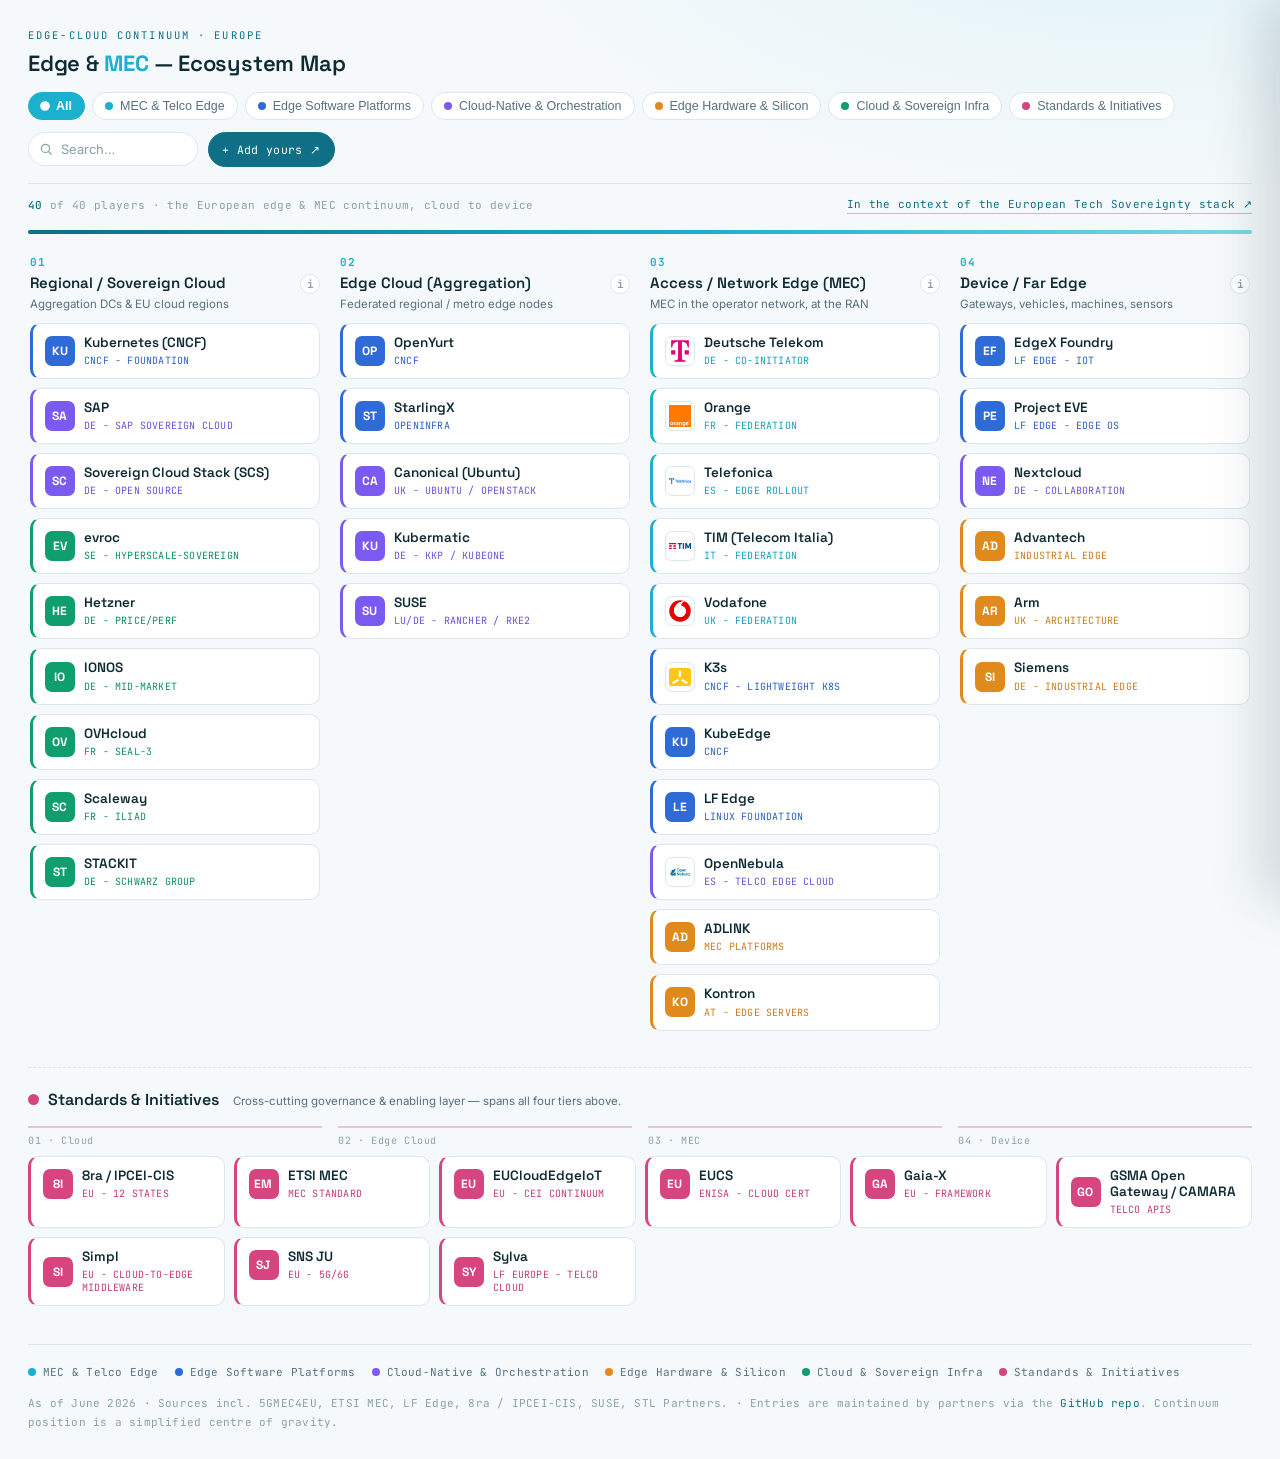
<file: standalone.html>
<!DOCTYPE html>
<html lang="en">
<head>
<meta charset="UTF-8">
<meta name="viewport" content="width=device-width, initial-scale=1.0">
<title>Edge & MEC Ecosystem Map — Europe</title>
<style>
/* Self-hosted fonts (no third-party requests). Subset: latin. */
@font-face{font-family:'Inter';font-style:normal;font-weight:400;font-display:swap;src:url([data-uri]) format('woff2')}
@font-face{font-family:'Inter';font-style:normal;font-weight:500;font-display:swap;src:url([data-uri]) format('woff2')}
@font-face{font-family:'Inter';font-style:normal;font-weight:600;font-display:swap;src:url([data-uri]) format('woff2')}
@font-face{font-family:'Space Grotesk';font-style:normal;font-weight:500;font-display:swap;src:url([data-uri]) format('woff2')}
@font-face{font-family:'Space Grotesk';font-style:normal;font-weight:600;font-display:swap;src:url([data-uri]) format('woff2')}
@font-face{font-family:'Space Grotesk';font-style:normal;font-weight:700;font-display:swap;src:url([data-uri]) format('woff2')}
@font-face{font-family:'JetBrains Mono';font-style:normal;font-weight:400;font-display:swap;src:url([data-uri]) format('woff2')}
@font-face{font-family:'JetBrains Mono';font-style:normal;font-weight:500;font-display:swap;src:url([data-uri]) format('woff2')}
@font-face{font-family:'JetBrains Mono';font-style:normal;font-weight:700;font-display:swap;src:url([data-uri]) format('woff2')}

</style>
<style>
  :root{
    --bg:#F5F9FB;--surface:#FFFFFF;--surface-2:#EAF2F5;
    --txt:#0E2A33;--txt-dim:#557080;--txt-faint:#8AA0AA;
    --line:#DCE7EB;--brand:#1BB0CE;--brand-deep:#0E6F86;
    --shadow:rgba(14,42,51,.10);
  }
  *{box-sizing:border-box;margin:0;padding:0}
  html{-webkit-text-size-adjust:100%}
  body{
    background:
      radial-gradient(1100px 520px at 88% -8%, rgba(27,176,206,.10), transparent 60%),
      var(--bg);
    color:var(--txt);font-family:"Inter",system-ui,sans-serif;line-height:1.5;
    -webkit-font-smoothing:antialiased;min-height:100vh;
  }
  .wrap{max-width:1320px;margin:0 auto;padding:clamp(14px,2.5vw,28px)}

  /* ---------- TOOLBAR ---------- */
  .bar{display:flex;flex-wrap:wrap;align-items:center;gap:12px 18px;padding-bottom:16px;border-bottom:1px solid var(--line)}
  .brand{display:flex;flex-direction:column;gap:3px;margin-right:auto}
  .brand .kick{font-family:"JetBrains Mono",monospace;font-size:10.5px;letter-spacing:.2em;text-transform:uppercase;color:var(--brand-deep)}
  .brand h1{font-family:"Space Grotesk",sans-serif;font-weight:600;font-size:clamp(16px,2.4vw,22px);letter-spacing:-.01em;color:var(--txt)}
  .brand h1 b{color:var(--brand);font-weight:700}

  .filters{display:flex;flex-wrap:wrap;gap:7px}
  .chip{
    font-size:12.5px;font-weight:500;color:var(--txt-dim);background:var(--surface);
    border:1px solid var(--line);border-radius:999px;padding:6px 12px;cursor:pointer;
    display:flex;align-items:center;gap:7px;transition:color .18s,border-color .18s,background .18s;
  }
  .chip .dot{width:8px;height:8px;border-radius:50%;background:var(--cdot,var(--txt-faint));transition:transform .18s}
  .chip:hover{color:var(--txt);border-color:var(--txt-faint)}
  .chip[aria-pressed="true"]{color:#fff;background:var(--brand);border-color:var(--brand);font-weight:600}
  .chip[aria-pressed="true"] .dot{background:#fff;transform:scale(1.2)}
  .chip:focus-visible{outline:2px solid var(--brand);outline-offset:2px}

  .tools{display:flex;align-items:center;gap:10px}
  .search{position:relative;display:flex;align-items:center}
  .search svg{position:absolute;left:11px;width:14px;height:14px;stroke:var(--txt-faint);pointer-events:none}
  .search input{
    font-family:"Inter",sans-serif;font-size:13px;color:var(--txt);background:var(--surface);
    border:1px solid var(--line);border-radius:999px;padding:8px 13px 8px 32px;width:170px;max-width:46vw;transition:border-color .18s,width .18s;
  }
  .search input::placeholder{color:var(--txt-faint)}
  .search input:focus{outline:none;border-color:var(--brand);width:200px}
  .gh{
    font-family:"JetBrains Mono",monospace;font-size:11.5px;letter-spacing:.03em;color:#fff;background:var(--brand-deep);
    text-decoration:none;border:1px solid var(--brand-deep);border-radius:999px;padding:8px 13px;white-space:nowrap;transition:background .18s}
  .gh:hover{background:var(--brand)}
  .gh:focus-visible{outline:2px solid var(--brand);outline-offset:2px}

  .subbar{display:flex;flex-wrap:wrap;justify-content:space-between;gap:8px;align-items:center;margin-top:12px;
    font-family:"JetBrains Mono",monospace;font-size:11px;letter-spacing:.03em;color:var(--txt-faint)}
  .subbar b{color:var(--brand-deep);font-weight:500}
  .ctx{color:var(--brand-deep);text-decoration:none;border-bottom:1px solid rgba(14,111,134,.35)}
  .ctx:hover{border-color:var(--brand-deep)}

  /* ---------- CONTINUUM ---------- */
  .spine{margin-top:16px;height:4px;border-radius:4px;position:relative;overflow:hidden;
    background:linear-gradient(90deg,var(--brand-deep) 0%,var(--brand) 55%,#7FD7E6 100%)}
  .spine::after{content:"";position:absolute;top:0;left:-30%;width:30%;height:100%;
    background:linear-gradient(90deg,transparent,rgba(255,255,255,.85),transparent);animation:flow 4.4s linear infinite}
  @keyframes flow{to{left:130%}}

  .grid{display:grid;grid-template-columns:repeat(4,1fr);gap:16px;margin-top:6px}
  .col-head{padding:14px 2px 6px}
  .col-head .n{font-family:"JetBrains Mono",monospace;font-size:11px;color:var(--brand);letter-spacing:.1em;font-weight:700}
  .col-title{display:flex;align-items:flex-start;justify-content:space-between;gap:8px;margin-top:4px}
  .col-head h3{font-family:"Space Grotesk",sans-serif;font-weight:600;font-size:15px;color:var(--txt);line-height:1.2}
  .col-head p{font-size:11.5px;color:var(--txt-dim);margin-top:3px;line-height:1.35}
  .info{flex:none;width:20px;height:20px;border-radius:50%;border:1px solid var(--line);background:var(--surface);
    color:var(--txt-faint);font-size:11px;font-weight:700;cursor:pointer;line-height:1;font-family:"JetBrains Mono",monospace;
    display:flex;align-items:center;justify-content:center;transition:.16s}
  .info:hover{color:var(--brand);border-color:var(--brand)}
  .info:focus-visible{outline:2px solid var(--brand);outline-offset:2px}
  .col-explain{font-size:12px;color:var(--txt-dim);line-height:1.5;max-height:0;overflow:hidden;opacity:0;
    transition:max-height .26s ease,opacity .2s,margin-top .2s;border-left:2px solid var(--brand);padding-left:0}
  .col-explain.open{max-height:300px;opacity:1;margin-top:10px;padding-left:10px}
  .col-body{display:flex;flex-direction:column;gap:9px;min-height:30px;margin-top:10px}
  .empty{font-family:"JetBrains Mono",monospace;font-size:11px;color:var(--txt-faint);padding:6px 2px;opacity:.6}

  /* ---------- CROSS-CUTTING BAND (Standards & Initiatives) ---------- */
  .band{margin-top:30px;padding-top:20px;border-top:1px dashed var(--line)}
  .band-head{display:flex;flex-wrap:wrap;align-items:baseline;gap:6px 14px}
  .band-kick{display:flex;align-items:center;gap:9px;font-family:"Space Grotesk",sans-serif;font-weight:600;font-size:16px;color:var(--txt)}
  .band-kick .dot{width:11px;height:11px;border-radius:50%;background:#D6457F}
  .band-sub{font-size:11.5px;color:var(--txt-dim)}
  .band-rail{display:grid;grid-template-columns:repeat(4,1fr);gap:16px;margin:14px 0 2px}
  .band-rail span{font-family:"JetBrains Mono",monospace;font-size:10px;letter-spacing:.06em;color:var(--txt-faint);border-top:2px solid rgba(214,69,127,.30);padding-top:5px}
  .band-body{display:grid;grid-template-columns:repeat(auto-fill,minmax(190px,1fr));gap:9px;margin-top:8px}

  /* ---------- CARD ---------- */
  .card{position:relative;text-align:left;width:100%;cursor:pointer;background:var(--surface);
    border:1px solid var(--line);border-left:3px solid var(--cdot,var(--line));border-radius:10px;padding:11px 12px;
    transition:transform .16s,box-shadow .16s,border-color .16s,opacity .2s;display:flex;flex-direction:column;gap:5px}
  .card:hover{transform:translateY(-2px);box-shadow:0 8px 22px var(--shadow);border-color:var(--cdot)}
  .card:focus-visible{outline:2px solid var(--brand);outline-offset:2px}
  .card .name{font-family:"Space Grotesk",sans-serif;font-weight:600;font-size:13.5px;color:var(--txt);line-height:1.2;overflow-wrap:anywhere}
  .card .tag{font-family:"JetBrains Mono",monospace;font-size:10px;letter-spacing:.02em;color:var(--cdot);text-transform:uppercase;filter:brightness(.9);overflow-wrap:anywhere}
  .card-head{display:flex;align-items:center;gap:9px}
  .card-text{display:flex;flex-direction:column;gap:3px;min-width:0}
  .mark{flex:none;width:30px;height:30px;border-radius:7px;display:flex;align-items:center;justify-content:center;overflow:hidden;background:#fff;border:1px solid var(--line)}
  .mark img{width:100%;height:100%;object-fit:contain;padding:3px}
  .mark.monogram{border:none;color:#fff;font-family:"Space Grotesk",sans-serif;font-weight:700;font-size:12px;letter-spacing:.01em}
  .mark.big{width:48px;height:48px;border-radius:11px;font-size:19px;margin-bottom:14px}
  body.filtering .card{opacity:.22;filter:grayscale(.55)}
  body.filtering .card.match{opacity:1;filter:none}
  .card.gone{display:none}
  .card .tip{position:absolute;left:12px;right:12px;bottom:calc(100% + 8px);background:var(--txt);border-radius:8px;
    padding:9px 11px;font-size:12px;color:#EAF6F9;line-height:1.4;box-shadow:0 12px 30px rgba(14,42,51,.28);
    opacity:0;visibility:hidden;transform:translateY(4px);transition:opacity .16s,transform .16s,visibility .16s;z-index:5;pointer-events:none}
  .card:hover .tip,.card:focus-visible .tip{opacity:1;visibility:visible;transform:translateY(0)}

  /* ---------- DETAIL PANEL ---------- */
  .scrim{position:fixed;inset:0;background:rgba(14,42,51,.35);backdrop-filter:blur(2px);opacity:0;visibility:hidden;transition:.22s;z-index:40}
  .scrim.open{opacity:1;visibility:visible}
  .panel{position:fixed;top:0;right:0;height:100%;width:min(440px,92vw);background:var(--surface);border-left:1px solid var(--line);
    box-shadow:-18px 0 50px rgba(14,42,51,.16);transform:translateX(100%);transition:transform .26s cubic-bezier(.4,0,.2,1);
    z-index:41;display:flex;flex-direction:column;overflow-y:auto}
  .panel.open{transform:translateX(0)}
  .panel-top{padding:24px 24px 18px;border-bottom:1px solid var(--line);position:sticky;top:0;background:var(--surface);z-index:2}
  .panel-close{position:absolute;top:18px;right:18px;width:32px;height:32px;border-radius:8px;background:var(--surface);border:1px solid var(--line);
    color:var(--txt-dim);cursor:pointer;font-size:18px;line-height:1;display:flex;align-items:center;justify-content:center;transition:.16s}
  .panel-close:hover{color:var(--txt);border-color:var(--txt-faint)}
  .panel-close:focus-visible{outline:2px solid var(--brand);outline-offset:2px}
  .p-cluster{font-family:"JetBrains Mono",monospace;font-size:11px;letter-spacing:.1em;text-transform:uppercase;display:flex;align-items:center;gap:7px;color:var(--txt-dim)}
  .p-cluster .dot{width:9px;height:9px;border-radius:50%}
  .p-name{font-family:"Space Grotesk",sans-serif;font-weight:700;font-size:25px;margin-top:12px;letter-spacing:-.01em}
  .p-tag{font-family:"JetBrains Mono",monospace;font-size:12px;color:var(--txt-dim);margin-top:8px}
  .panel-body{padding:22px 24px 30px;display:flex;flex-direction:column;gap:22px}
  .p-lede{font-size:15px;color:var(--txt);line-height:1.55}
  .p-section h4{font-family:"JetBrains Mono",monospace;font-size:11px;letter-spacing:.12em;text-transform:uppercase;color:var(--brand-deep);margin-bottom:10px}
  .p-pos{display:flex;gap:7px}
  .p-pos .seg{flex:1;height:6px;border-radius:3px;background:var(--surface-2)}
  .p-pos .seg.on{background:var(--brand)}
  .p-pos-label{font-size:12.5px;color:var(--txt-dim);margin-top:9px}
  .p-facts{list-style:none;display:flex;flex-direction:column;gap:11px}
  .p-facts li{position:relative;padding-left:18px;font-size:13.5px;color:var(--txt-dim);line-height:1.5}
  .p-facts li::before{content:"";position:absolute;left:0;top:8px;width:6px;height:6px;border-radius:50%;background:var(--brand)}
  .p-link{font-family:"JetBrains Mono",monospace;font-size:12px;color:var(--brand-deep);text-decoration:none;border-bottom:1px solid rgba(14,111,134,.35);align-self:flex-start}
  .p-link:hover{border-color:var(--brand-deep)}

  /* ---------- FOOTER ---------- */
  footer{margin-top:38px;padding-top:18px;border-top:1px solid var(--line);font-family:"JetBrains Mono",monospace;font-size:11px;color:var(--txt-faint);line-height:1.7;letter-spacing:.02em}
  footer .legend{display:flex;flex-wrap:wrap;gap:8px 16px;margin-bottom:12px}
  footer .lg{display:flex;align-items:center;gap:7px;color:var(--txt-dim)}
  footer .lg .dot{width:8px;height:8px;border-radius:50%}
  footer a{color:var(--brand-deep);text-decoration:none}
  footer a:hover{text-decoration:underline}

  @media (max-width:860px){
    .brand{margin-right:0;width:100%}
    .grid{grid-template-columns:1fr;gap:6px}
    .col-head{padding:16px 2px 6px;border-top:1px solid var(--line)}
    .col-head:first-child{border-top:none}
    .col-body{display:grid;grid-template-columns:repeat(auto-fill,minmax(150px,1fr));gap:9px}
    .card .tip{display:none}
    .tools{width:100%}.search{flex:1}.search input{width:100%;max-width:none}
    .band-rail{display:none}
  }
  @media (prefers-reduced-motion:reduce){*{animation:none!important;transition:none!important}}
</style>
</head>
<body>
<div class="wrap">

  <div class="bar">
    <div class="brand">
      <span class="kick">Edge-Cloud Continuum · Europe</span>
      <h1>Edge &amp; <b>MEC</b> — Ecosystem Map</h1>
    </div>
    <div class="filters" id="filters" role="group" aria-label="Filter by role"></div>
    <div class="tools">
      <div class="search">
        <svg viewBox="0 0 24 24" fill="none" stroke-width="2" stroke-linecap="round"><circle cx="11" cy="11" r="7"/><path d="m21 21-4.3-4.3"/></svg>
        <input id="search" type="search" placeholder="Search…" aria-label="Search players">
      </div>
      <a class="gh" id="gh" href="#" target="_blank" rel="noopener">+ Add yours ↗</a>
    </div>
  </div>

  <div class="subbar">
    <span><b id="count">0</b> of <span id="total">0</span> players · the European edge &amp; MEC continuum, cloud to device</span>
    <a class="ctx" href="https://digital-strategy.ec.europa.eu/en/library/communication-european-tech-sovereignty-accompanied-eu-open-source-strategy" target="_blank" rel="noopener">In the context of the European Tech Sovereignty stack ↗</a>
  </div>

  <div class="spine" aria-hidden="true"></div>
  <div class="grid" id="grid"></div>

  <div class="band" id="band">
    <div class="band-head">
      <div class="band-kick"><span class="dot"></span>Standards &amp; Initiatives</div>
      <p class="band-sub">Cross-cutting governance &amp; enabling layer — spans all four tiers above.</p>
    </div>
    <div class="band-rail" aria-hidden="true"><span>01 · Cloud</span><span>02 · Edge Cloud</span><span>03 · MEC</span><span>04 · Device</span></div>
    <div class="band-body" id="band-body"></div>
  </div>

  <footer>
    <div class="legend" id="legend"></div>
    As of June 2026 · Sources incl. 5GMEC4EU, ETSI MEC, LF Edge, 8ra / IPCEI-CIS, SUSE, STL Partners. ·
    Entries are maintained by partners via the <a id="gh2" href="#" target="_blank" rel="noopener">GitHub repo</a>. Continuum position is a simplified centre of gravity.
  </footer>
</div>

<div class="scrim" id="scrim" tabindex="-1"></div>
<aside class="panel" id="panel" role="dialog" aria-modal="true" aria-labelledby="p-name" aria-hidden="true">
  <div class="panel-top">
    <button class="panel-close" id="close" aria-label="Close">✕</button>
    <div id="p-mark-slot"></div>
    <div class="p-cluster" id="p-cluster"><span class="dot"></span><span class="lbl"></span></div>
    <div class="p-name" id="p-name"></div>
    <div class="p-tag" id="p-tag"></div>
  </div>
  <div class="panel-body">
    <p class="p-lede" id="p-lede"></p>
    <div class="p-section"><h4>Position in the continuum</h4><div class="p-pos" id="p-pos"></div><div class="p-pos-label" id="p-pos-label"></div></div>
    <div class="p-section"><h4>At a glance</h4><ul class="p-facts" id="p-facts"></ul></div>
    <a class="p-link" id="p-link" href="#" target="_blank" rel="noopener">Website ↗</a>
  </div>
</aside>

<script>
// Replace with your repository URL after pushing:
const REPO_URL = "https://github.com/5GMEC4EU/Telco-Cloud-Landscape";
// Embedded fallback so the page renders offline / before the build runs.
const BOOTSTRAP = {"clusters":{"telco":{"label":"MEC & Telco Edge","color":"#1BB0CE"},"platform":{"label":"Edge Software Platforms","color":"#2F6BD6"},"orch":{"label":"Cloud-Native & Orchestration","color":"#7A5AF0"},"hardware":{"label":"Edge Hardware & Silicon","color":"#E08A1E"},"infra":{"label":"Cloud & Sovereign Infra","color":"#109E6F"},"std":{"label":"Standards & Initiatives","color":"#D6457F"}},"layers":[{"n":"01","title":"Regional / Sovereign Cloud","sub":"Aggregation DCs & EU cloud regions","explain":"The anchor where heavy workloads, model training and central orchestration live. At this tier sovereignty is defined by jurisdiction and certification rather than physical proximity."},{"n":"02","title":"Edge Cloud (Aggregation)","sub":"Federated regional / metro edge nodes","explain":"Regional and metro edge sites that pool compute closer to users. Workloads shift here for lower latency while staying centrally managed and federated across providers."},{"n":"03","title":"Access / Network Edge (MEC)","sub":"MEC in the operator network, at the RAN","explain":"Multi-access Edge Computing inside the operator network at the access/RAN. Single-digit-millisecond latency for CCAM, AR/VR and real-time control — the heart of the 5G + MEC story."},{"n":"04","title":"Device / Far Edge","sub":"Gateways, vehicles, machines, sensors","explain":"On-premises gateways, vehicles and sensors. Processing happens without constant connectivity — autonomy is local and data stays physically on site."}],"players":[{"slug":"deutsche-telekom","name":"Deutsche Telekom","cluster":"telco","layer":3,"country":"DE","tag":"DE - Co-initiator","lede":"Driving force behind the European Edge Continuum and an IPCEI-CIS lead project.","facts":["Co-initiator of the first federated European edge cloud, shown live at MWC 2026 with Orange, Telefonica, TIM and Vodafone.","Leads a direct IPCEI-CIS project and is engaged in the planned IPCEI-AI.","Runs the Open Telekom Cloud via T-Systems and targets a central role in Europe's industrial AI cloud."],"link":"https://www.telekom.com","logo":"[data-uri]"},{"slug":"orange","name":"Orange","cluster":"telco","layer":3,"country":"FR","tag":"FR - Federation","lede":"French operator in the federated European edge alliance.","facts":["One of the five operators in the federated European Edge Continuum demo.","Runs its own direct project inside IPCEI-CIS / the 8ra initiative."],"link":"https://www.orange.com","logo":"[data-uri]"},{"slug":"telefonica","name":"Telefonica","cluster":"telco","layer":3,"country":"ES","tag":"ES - Edge rollout","lede":"Spanish operator with an active edge rollout and an IPCEI lead project.","facts":["Partner in the federated European edge cloud.","Has begun deploying edge nodes across Spain.","Leads a direct IPCEI-CIS project within 8ra."],"link":"https://www.telefonica.com","logo":"[data-uri]"},{"slug":"tim","name":"TIM (Telecom Italia)","cluster":"telco","layer":3,"country":"IT","tag":"IT - Federation","lede":"Italian operator in the European edge federation.","facts":["One of the five federated network operators.","Leads a direct IPCEI-CIS project."],"link":"https://www.gruppotim.it","logo":"[data-uri]"},{"slug":"vodafone","name":"Vodafone","cluster":"telco","layer":3,"country":"UK","tag":"UK - Federation","lede":"UK-based, pan-European operator in the federated edge alliance.","facts":["Among the five operators that federated their edge environments across Europe for the first time.","Enables application deployment through a single entry point across its European footprint.","Headquartered in Newbury, UK, with major European operations (Germany and others)."],"link":"https://www.vodafone.com","logo":"[data-uri]"},{"slug":"edgex-foundry","name":"EdgeX Foundry","cluster":"platform","layer":4,"country":"INT","tag":"LF Edge - IoT","lede":"Vendor-neutral microservices framework bridging OT devices to applications and cloud.","facts":["Hardware- and OS-agnostic; connects sensors speaking Modbus, BACnet, MQTT, BLE and more.","Loosely-coupled, plug-and-play services for ingestion, normalisation and export.","An LF Edge Impact-stage (most mature) project."],"link":"https://www.edgexfoundry.org"},{"slug":"k3s","name":"K3s","cluster":"platform","layer":3,"country":"INT","tag":"CNCF - lightweight K8s","lede":"Lightweight, CNCF-certified Kubernetes distribution for the edge.","facts":["Single small binary with a minimal footprint, originated at Rancher / SUSE.","Ideal for edge gateways, constrained sites and far-edge clusters."],"link":"https://k3s.io","logo":"[data-uri]"},{"slug":"kubeedge","name":"KubeEdge","cluster":"platform","layer":3,"country":"INT","tag":"CNCF","lede":"CNCF project extending Kubernetes natively to the edge.","facts":["Keeps the control plane in the cloud while edge nodes run autonomously offline.","Synchronises networking, app deployment and metadata across cloud and edge.","Widely used for telco and industrial edge."],"link":"https://kubeedge.io"},{"slug":"kubernetes","name":"Kubernetes (CNCF)","cluster":"platform","layer":1,"country":"INT","tag":"CNCF - foundation","lede":"The de-facto container orchestration foundation of the cloud-edge continuum.","facts":["Edge variants (K3s, KubeEdge, OpenYurt) adapt it for constrained, distributed sites.","Increasingly the common substrate for apps, AI and virtualised infrastructure - in the cloud and at the edge."],"link":"https://kubernetes.io"},{"slug":"lf-edge","name":"LF Edge","cluster":"platform","layer":3,"country":"INT","tag":"Linux Foundation","lede":"Linux Foundation umbrella for open, interoperable edge - independent of hardware, cloud or OS.","facts":["Hosts ~16 projects across telecom, IoT, industrial and transportation edge.","Portfolio includes EdgeX Foundry, EVE, Akraino, Fledge and Open Horizon.","Provides blueprints and a shared taxonomy for the open edge stack."],"link":"https://lfedge.org"},{"slug":"openyurt","name":"OpenYurt","cluster":"platform","layer":2,"country":"INT","tag":"CNCF","lede":"Extends Kubernetes to the edge without changing its APIs.","facts":["Originated at Alibaba; a CNCF project for large edge-node fleets.","YurtHub caches the K8s API locally for disconnected nodes; YurtTunnel handles NAT/firewalled sites.","Integrates with EdgeX Foundry for device management."],"link":"https://openyurt.io"},{"slug":"project-eve","name":"Project EVE","cluster":"platform","layer":4,"country":"INT","tag":"LF Edge - Edge OS","lede":"Open Linux-based operating system (EVE-OS) for distributed edge computing.","facts":["Reached LF Edge Impact stage in 2025 with new multi-node support.","Aims to be a common platform for the edge, much like Android was for mobile.","Runs containers, VMs and clusters on diverse far-edge hardware."],"link":"https://www.lfedge.org/projects/eve/"},{"slug":"starlingx","name":"StarlingX","cluster":"platform","layer":2,"country":"INT","tag":"OpenInfra","lede":"Complete cloud-infrastructure stack for the edge.","facts":["Bare-metal, VM and container workloads in one distributed edge platform.","Built for telecom, industrial IoT and ultra-low-latency use cases.","Governed by the OpenInfra Foundation."],"link":"https://www.starlingx.io"},{"slug":"canonical","name":"Canonical (Ubuntu)","cluster":"orch","layer":2,"country":"UK","tag":"UK - Ubuntu / OpenStack","lede":"Maker of Ubuntu with open building blocks for private and edge clouds.","facts":["MicroK8s and Sunbeam / Charmed OpenStack as the base for sovereign self-operated clouds.","UK-based - European, but outside the EU."],"link":"https://canonical.com"},{"slug":"kubermatic","name":"Kubermatic","cluster":"orch","layer":2,"country":"DE","tag":"DE - KKP / KubeOne","lede":"German Kubernetes-automation vendor from data center to edge.","facts":["KKP and KubeOne operate thousands of clusters consistently.","Spans bare metal, core data center and edge without oversized ops teams.","Positions Kubernetes as a sovereign operational substrate for apps and AI."],"link":"https://www.kubermatic.com"},{"slug":"nextcloud","name":"Nextcloud","cluster":"orch","layer":4,"country":"DE","tag":"DE - Collaboration","lede":"German open-source platform for sovereign collaboration and file storage.","facts":["A sovereign alternative to US SaaS for files, communication and office.","Runs on-premises or at EU providers - data stays under your own control."],"link":"https://nextcloud.com"},{"slug":"opennebula","name":"OpenNebula","cluster":"orch","layer":3,"country":"ES","tag":"ES - Telco edge cloud","lede":"Open-source platform for carrier-grade telco edge clouds, unifying VNFs, CNFs and AI workloads from core to edge.","facts":["Manages virtualized and containerized network functions plus AI workloads with multi-tenancy and no vendor lock-in.","Official Sylva Validation Platform - the Linux Foundation Europe telco-cloud standard backed by Orange, Deutsche Telekom, Telefonica, Vodafone and TIM.","Built for 5G neutral host, vRAN / AI-RAN, distributed NFV and 6G pilots, and for sovereign multi-tenant 'Telco AI Factories'.","From OpenNebula Systems (Spain); contributor to European IPCEI-CIS edge projects."],"link":"https://opennebula.io/ai-ready-telco-edge-cloud/","logo":"[data-uri]"},{"slug":"sap","name":"SAP","cluster":"orch","layer":1,"country":"DE","tag":"DE - Delos Cloud","lede":"Enterprise-software leader and IPCEI-CIS partner with its own sovereignty cloud.","facts":["A direct IPCEI-CIS project partner.","Runs Delos Cloud (on Microsoft technology) as a sovereign cloud for German public administration."],"link":"https://www.sap.com"},{"slug":"sovereign-cloud-stack","name":"Sovereign Cloud Stack (SCS)","cluster":"orch","layer":1,"country":"DE","tag":"DE - Open source","lede":"Standardised open-source stack for sovereign clouds, funded by the German government.","facts":["Built on OpenStack and Kubernetes, with no proprietary dependencies.","Targeted at public administration and critical infrastructure.","GitOps-friendly and fully declarative as a basis for provider-independent clouds."],"link":"https://scs.community"},{"slug":"suse","name":"SUSE","cluster":"orch","layer":2,"country":"LU","tag":"LU/DE - Rancher / RKE2","lede":"European open-source vendor for sovereign Kubernetes management.","facts":["Rancher Prime and the hardened RKE2 distribution manage clusters with European governance.","Building a European Sovereign Stack of Linux and Kubernetes together with evroc.","Stewards the lightweight K3s distribution for the edge.","Domiciled in Luxembourg (SUSE S.A.) with roots and core engineering in Nuremberg, Germany; owned by Sweden's EQT."],"link":"https://www.suse.com"},{"slug":"adlink","name":"ADLINK","cluster":"hardware","layer":3,"country":"TW","tag":"MEC platforms","lede":"Edge computing platforms and MEC-ready servers.","facts":["Ruggedised hardware for telecom and industrial edge.","Carrier-grade and embedded systems for network-edge workloads."],"link":"https://www.adlinktech.com"},{"slug":"advantech","name":"Advantech","cluster":"hardware","layer":4,"country":"TW","tag":"Industrial edge","lede":"Industrial and edge computing hardware for IoT and the far edge.","facts":["Ruggedised edge servers, gateways and IoT controllers.","Widely deployed in manufacturing, transport and energy verticals."],"link":"https://www.advantech.com"},{"slug":"arm","name":"Arm","cluster":"hardware","layer":4,"country":"UK","tag":"UK - Architecture","lede":"Processor architecture powering most edge and device silicon.","facts":["Energy-efficient compute from gateways down to far-edge sensors.","Licensed broadly across edge SoC and appliance makers."],"link":"https://www.arm.com"},{"slug":"kontron","name":"Kontron","cluster":"hardware","layer":3,"country":"AT","tag":"AT - Edge servers","lede":"European maker of edge servers and carrier-grade MEC appliances.","facts":["Embedded and network-edge hardware for telecom and industrial sites.","Supplies ruggedised compute for far-edge and on-prem deployments.","Headquartered in Linz, Austria (the former S&T AG), with significant embedded-computing operations in Germany."],"link":"https://www.kontron.com"},{"slug":"siemens","name":"Siemens","cluster":"hardware","layer":4,"country":"DE","tag":"DE - Industrial Edge","lede":"Industrial Edge platform and hardware for factories and automation.","facts":["A direct IPCEI-CIS project partner.","Brings compute directly to production lines and machinery at the far edge."],"link":"https://www.siemens.com"},{"slug":"evroc","name":"evroc","cluster":"infra","layer":1,"country":"SE","tag":"SE - Hyperscale-sovereign","lede":"Swedish newcomer building what it calls Europe's first hyperscale sovereign cloud.","facts":["Positions itself as a hyperscale sovereign cloud with a fully European operational footprint.","Partners with SUSE for a fully sovereign Linux and Kubernetes stack (Sovereign Rancher).","Control-plane and metadata stay within EU jurisdiction."],"link":"https://evroc.com"},{"slug":"hetzner","name":"Hetzner","cluster":"infra","layer":1,"country":"DE","tag":"DE - Price/perf","lede":"Cost-efficient European infrastructure with a deliberately lean portfolio.","facts":["EU-compliant infrastructure at strong price-performance.","Offers no managed services by design.","Popular for self-managed Kubernetes clusters."],"link":"https://www.hetzner.com"},{"slug":"ionos","name":"IONOS","cluster":"infra","layer":1,"country":"DE","tag":"DE - Mid-market","lede":"Pragmatic cloud provider (United Internet) with German data residency.","facts":["Based in Montabaur, part of United Internet.","Wide GPU choice including Intel Gaudi as a non-NVIDIA option.","Strong in the mid-market with predictable pricing and human support."],"link":"https://www.ionos.com"},{"slug":"ovhcloud","name":"OVHcloud","cluster":"infra","layer":1,"country":"FR","tag":"FR - SEAL-3","lede":"Broadest European sovereignty cloud with deep certification.","facts":["Around 43 data centres across nine countries.","SecNumCloud qualification and SEAL-3, the top tier of the EU Cloud Sovereignty Framework.","Involved in the ECB digital-euro framework and runs a dedicated defence unit."],"link":"https://www.ovhcloud.com"},{"slug":"scaleway","name":"Scaleway","cluster":"infra","layer":1,"country":"FR","tag":"FR - iliad","lede":"Developer- and AI-focused sovereign cloud provider from France.","facts":["Bare metal, GPU instances and OpenAI-compatible inference APIs.","Reached SEAL-3 and won a standalone Cloud III slot.","Member of the 2026 EUR 180M EU framework deal."],"link":"https://www.scaleway.com"},{"slug":"stackit","name":"STACKIT","cluster":"infra","layer":1,"country":"DE","tag":"DE - Schwarz Group","lede":"Sovereign cloud of the Schwarz Group (Lidl/Kaufland), focused on industry and retail.","facts":["Reached SEAL-3 in the EU Cloud Sovereignty Framework.","Customer base weighted toward large industrial and retail buyers.","Part of the EUR 180M EU framework deal (April 2026) with Scaleway, Post Telecom and Proximus."],"link":"https://www.stackit.de"},{"slug":"t-systems-otc","name":"T-Systems / Open Telekom Cloud","cluster":"infra","layer":1,"country":"DE","tag":"DE - BSI C5","lede":"Deutsche Telekom's enterprise cloud for regulated customers.","facts":["The most enterprise-formal of the large EU sovereignty clouds.","BSI C5 attestation as a procurement prerequisite for regulated workloads."],"link":"https://www.t-systems.com"},{"slug":"8ra-ipcei-cis","name":"8ra / IPCEI-CIS","cluster":"std","layer":2,"country":"EU","tag":"EU - 12 states","lede":"The EU funding project for a multi-provider cloud-edge continuum - the federating backbone.","facts":["12 member states, ~120-150 industry and research partners, 19 direct projects.","EUR 1.2B of public funding, approved by the European Commission in late 2023.","The Lab8ra testbed links 14 organisations across five countries.","Contributes to the EU goal of 10,000 edge nodes by 2030 - provider-independent and federated."],"link":"https://www.8ra.com"},{"slug":"etsi-mec","name":"ETSI MEC","cluster":"std","layer":3,"country":"EU","tag":"MEC standard","lede":"The standards body that defines Multi-access Edge Computing.","facts":["ETSI's MEC ISG specifies the MEC reference architecture and service APIs.","Makes operator-edge applications portable and interoperable across networks.","The technical backbone of the 5G + MEC ecosystem."],"link":"https://www.etsi.org/technologies/multi-access-edge-computing"},{"slug":"eucloudedgeiot","name":"EUCloudEdgeIoT","cluster":"std","layer":2,"country":"EU","tag":"EU - CEI continuum","lede":"EU initiative federating Europe's cloud-edge-IoT research into a shared continuum.","facts":["Brings together research projects, suppliers and adopters to build the Cloud-Edge-IoT continuum.","Coordinates the MetaOS cluster - aerOS, ICOS, FLUIDOS, NebulOuS, NEMO and NEPHELE (~EUR 54M) - building a 'meta operating system' for the edge-cloud continuum.","Runs concertation, task forces and open calls across the EU edge ecosystem."],"link":"https://eucloudedgeiot.eu"},{"slug":"eucs","name":"EUCS","cluster":"std","layer":1,"country":"EU","tag":"ENISA - Cloud cert","lede":"The EU cybersecurity certification scheme for cloud services.","facts":["Developed under ENISA to harmonise cloud security assurance across the EU.","A companion to Gaia-X and the Cloud Sovereignty Framework for trusted cloud and edge services."],"link":"https://www.enisa.europa.eu"},{"slug":"gaia-x","name":"Gaia-X","cluster":"std","layer":1,"country":"EU","tag":"EU - Framework","lede":"European framework for federated, sovereign cloud and data infrastructure.","facts":["Standards for interoperability, portability and compliance.","A reference framework that sovereign providers align to."],"link":"https://gaia-x.eu"},{"slug":"gsma-open-gateway","name":"GSMA Open Gateway / CAMARA","cluster":"std","layer":3,"country":"INT","tag":"Telco APIs","lede":"Standardised network and edge APIs from the mobile industry.","facts":["Unifies developer access to carrier and edge capabilities across operators.","Makes telco-edge functions programmable and consumable by applications."],"link":"https://www.gsma.com/solutions-and-impact/gsma-open-gateway/"},{"slug":"simpl","name":"Simpl","cluster":"std","layer":2,"country":"EU","tag":"EU - Cloud-to-edge middleware","lede":"The EU's open-source smart middleware for cloud-to-edge federations and data spaces.","facts":["Enables cloud-to-edge federations and powers the major data initiatives funded by the European Commission.","Three parts: Simpl-Open (the open-source stack), Simpl-Labs (test environment) and Simpl-Live (instances for the data spaces).","Awarded as a ~EUR 41M EU contract; underpins the Common European Data Spaces and the European cloud federation."],"link":"https://digital-strategy.ec.europa.eu/en/policies/simpl"},{"slug":"sns-ju","name":"SNS JU","cluster":"std","layer":3,"country":"EU","tag":"EU - 5G/6G","lede":"EU public-private partnership for European leadership in 5G and 6G - the network edge's R&D engine.","facts":["Jointly led by the European Commission and the 6G-IA; EUR 900M EU budget for 2021-2027, matched by industry.","Announced EUR 116M for 20 new 6G projects at MWC 2026, bringing the portfolio to 100 projects.","Edge / MEC is central: AI-native networks and cloud-edge orchestration run through its projects."],"link":"https://smart-networks.europa.eu/"},{"slug":"sylva","name":"Sylva","cluster":"std","layer":2,"country":"EU","tag":"LF Europe - Telco cloud","lede":"Linux Foundation Europe's open-source telco-cloud reference stack.","facts":["Backed by Europe's major operators - Orange, Deutsche Telekom, Telefonica, Vodafone and TIM.","A validated, vendor-neutral cloud platform for telco and edge (MEC) workloads.","OpenNebula is an official Sylva Validation Platform."],"link":"https://sylvaproject.org"}]};

const POS_LABEL = ["Regional / Sovereign Cloud","Edge Cloud (Aggregation)","Access / Network Edge (MEC)","Device / Far Edge"];
let CLUSTERS={}, LAYERS=[], PLAYERS=[];

document.getElementById('gh').href = REPO_URL + "/blob/main/CONTRIBUTING.md";
document.getElementById('gh2').href = REPO_URL;

boot();
async function boot(){
  CLUSTERS = BOOTSTRAP.clusters; LAYERS = BOOTSTRAP.layers;
  let players = BOOTSTRAP.players;
  try{
    const r = await fetch('data/players.json',{cache:'no-store'});
    if(r.ok){ const j = await r.json(); if(Array.isArray(j)&&j.length) players = j; }
  }catch(e){ /* offline -> keep fallback */ }
  PLAYERS = players;
  render();
}

function render(){
  const filters=document.getElementById('filters');filters.innerHTML='';
  filters.appendChild(chip('all','All','var(--brand)',true));
  Object.entries(CLUSTERS).forEach(([k,c])=>filters.appendChild(chip(k,c.label,c.color,false)));

  const grid=document.getElementById('grid');grid.innerHTML='';const cols=[];
  LAYERS.forEach((L,i)=>{
    const wrap=document.createElement('div');
    wrap.innerHTML=
      `<div class="col-head"><div class="n">${L.n}</div>
        <div class="col-title"><h3>${L.title}</h3>
          <button class="info" aria-expanded="false" aria-label="Explain this tier">i</button></div>
        <p>${L.sub}</p><div class="col-explain">${L.explain}</div></div>`;
    const body=document.createElement('div');body.className='col-body';
    wrap.querySelector('.col-head').appendChild(body);
    const btn=wrap.querySelector('.info'),exp=wrap.querySelector('.col-explain');
    btn.addEventListener('click',()=>{const o=exp.classList.toggle('open');btn.setAttribute('aria-expanded',o)});
    grid.appendChild(wrap);cols[i+1]=body;
  });

  const BAND='std';
  const mkCard=(p,idx)=>{
    const c=CLUSTERS[p.cluster];
    const b=document.createElement('button');
    b.className='card';b.dataset.cluster=p.cluster;b.dataset.idx=idx;b.style.setProperty('--cdot',c.color);
    b.setAttribute('aria-haspopup','dialog');
    const head=document.createElement('span');head.className='card-head';
    head.appendChild(buildMark(p,c,false));
    const txt=document.createElement('span');txt.className='card-text';
    txt.innerHTML=`<span class="name">${esc(p.name)}</span><span class="tag">${esc(p.tag||'')}</span>`;
    head.appendChild(txt);
    b.appendChild(head);
    const tip=document.createElement('span');tip.className='tip';tip.textContent=p.lede||'';
    b.appendChild(tip);
    b.addEventListener('click',()=>openPanel(idx));
    return b;
  };

  // vertical stack: everything except the cross-cutting initiatives
  PLAYERS.forEach((p,idx)=>{
    if(p.cluster===BAND)return;
    const c=CLUSTERS[p.cluster];if(!c||!cols[p.layer])return;
    cols[p.layer].appendChild(mkCard(p,idx));
  });

  // horizontal band: Standards & Initiatives span all tiers
  const bandBody=document.getElementById('band-body');bandBody.innerHTML='';
  PLAYERS.forEach((p,idx)=>{ if(p.cluster===BAND) bandBody.appendChild(mkCard(p,idx)); });

  const legend=document.getElementById('legend');legend.innerHTML='';
  Object.values(CLUSTERS).forEach(c=>{
    const el=document.createElement('span');el.className='lg';
    el.innerHTML=`<span class="dot" style="background:${c.color}"></span>${c.label}`;legend.appendChild(el);
  });

  document.getElementById('total').textContent=PLAYERS.length;
  document.getElementById('count').textContent=PLAYERS.length;
  wireFilters();apply();
}

function chip(key,label,color,pressed){
  const b=document.createElement('button');b.className='chip';b.dataset.cluster=key;b.setAttribute('aria-pressed',pressed);
  b.innerHTML=`<span class="dot" style="--cdot:${color}"></span>${label}`;return b;
}
function esc(s){return String(s).replace(/[&<>"]/g,m=>({'&':'&amp;','<':'&lt;','>':'&gt;','"':'&quot;'}[m]))}
function monogram(name){
  const clean=name.replace(/\(.*?\)/g,'').replace(/[^A-Za-z0-9 /-]/g,' ').trim();
  const words=clean.split(/[\s/]+/).filter(w=>/[A-Za-z0-9]/.test(w));
  let m = words.length>=2 ? (words[0][0]+words[1][0]) : (words[0]||name).slice(0,2);
  return m.toUpperCase();
}
function buildMark(p,c,big){
  const m=document.createElement('span');m.className='mark'+(big?' big':'');
  if(p.logo){
    const img=document.createElement('img');img.src=p.logo;img.alt=p.name+' logo';img.loading='lazy';
    img.addEventListener('error',()=>{m.classList.add('monogram');m.style.background=c.color;m.textContent=monogram(p.name);});
    m.appendChild(img);
  } else { m.classList.add('monogram');m.style.background=c.color;m.textContent=monogram(p.name); }
  return m;
}

let active='all';const search=document.getElementById('search');
function wireFilters(){
  document.getElementById('filters').addEventListener('click',e=>{
    const b=e.target.closest('.chip');if(!b)return;active=b.dataset.cluster;
    document.querySelectorAll('#filters .chip').forEach(c=>c.setAttribute('aria-pressed',c===b));apply();
  });
}
search.addEventListener('input',apply);
function apply(){
  const q=search.value.trim().toLowerCase();let shown=0;
  document.querySelectorAll('.card').forEach(card=>{
    const p=PLAYERS[+card.dataset.idx];
    const text=(p.name+' '+(p.tag||'')+' '+(p.lede||'')+' '+(p.facts||[]).join(' ')).toLowerCase();
    const ok=(active==='all'||card.dataset.cluster===active)&&(!q||text.includes(q));
    card.classList.toggle('gone',!ok);card.classList.toggle('match',ok);if(ok)shown++;
  });
  document.body.classList.toggle('filtering',active!=='all'||!!q);
  document.getElementById('count').textContent=shown;
  document.querySelectorAll('.col-body').forEach(col=>{
    const any=[...col.children].some(ch=>ch.classList.contains('card')&&!ch.classList.contains('gone'));
    let hint=col.querySelector('.empty');
    if(!any){if(!hint){hint=document.createElement('div');hint.className='empty';hint.textContent='—';col.appendChild(hint);}}
    else if(hint)hint.remove();
  });
}

const panel=document.getElementById('panel'),scrim=document.getElementById('scrim');let lastFocus=null;
function openPanel(idx){
  const p=PLAYERS[idx],c=CLUSTERS[p.cluster];lastFocus=document.activeElement;
  const slot=document.getElementById('p-mark-slot');slot.innerHTML='';slot.appendChild(buildMark(p,c,true));
  document.querySelector('#p-cluster .dot').style.background=c.color;
  document.querySelector('#p-cluster .lbl').textContent=c.label;
  document.getElementById('p-name').textContent=p.name;
  document.getElementById('p-tag').textContent=p.tag||'';
  document.getElementById('p-lede').textContent=p.lede||'';
  const pos=document.getElementById('p-pos');pos.innerHTML='';
  const spans = p.cluster==='std';
  for(let i=1;i<=4;i++){const s=document.createElement('div');s.className='seg'+((spans||i===p.layer)?' on':'');pos.appendChild(s);}
  document.getElementById('p-pos-label').textContent = spans ? 'Cross-cutting — spans all four tiers' : POS_LABEL[p.layer-1];
  const ul=document.getElementById('p-facts');ul.innerHTML='';
  (p.facts||[]).forEach(f=>{const li=document.createElement('li');li.textContent=f;ul.appendChild(li);});
  const link=document.getElementById('p-link');
  if(p.link){link.style.display='';link.href=p.link;}else{link.style.display='none';}
  panel.classList.add('open');scrim.classList.add('open');panel.setAttribute('aria-hidden','false');
  document.getElementById('close').focus();
}
function closePanel(){panel.classList.remove('open');scrim.classList.remove('open');panel.setAttribute('aria-hidden','true');if(lastFocus)lastFocus.focus();}
document.getElementById('close').addEventListener('click',closePanel);
scrim.addEventListener('click',closePanel);
document.addEventListener('keydown',e=>{if(e.key==='Escape'&&panel.classList.contains('open'))closePanel();});
</script>
</body>
</html>
</file>
<file: fonts/fonts.css>
/* Self-hosted fonts (no third-party requests). Subset: latin. */
@font-face{font-family:'Inter';font-style:normal;font-weight:400;font-display:swap;src:url('inter-latin-400-normal.woff2') format('woff2')}
@font-face{font-family:'Inter';font-style:normal;font-weight:500;font-display:swap;src:url('inter-latin-500-normal.woff2') format('woff2')}
@font-face{font-family:'Inter';font-style:normal;font-weight:600;font-display:swap;src:url('inter-latin-600-normal.woff2') format('woff2')}
@font-face{font-family:'Space Grotesk';font-style:normal;font-weight:500;font-display:swap;src:url('space-grotesk-latin-500-normal.woff2') format('woff2')}
@font-face{font-family:'Space Grotesk';font-style:normal;font-weight:600;font-display:swap;src:url('space-grotesk-latin-600-normal.woff2') format('woff2')}
@font-face{font-family:'Space Grotesk';font-style:normal;font-weight:700;font-display:swap;src:url('space-grotesk-latin-700-normal.woff2') format('woff2')}
@font-face{font-family:'JetBrains Mono';font-style:normal;font-weight:400;font-display:swap;src:url('jetbrains-mono-latin-400-normal.woff2') format('woff2')}
@font-face{font-family:'JetBrains Mono';font-style:normal;font-weight:500;font-display:swap;src:url('jetbrains-mono-latin-500-normal.woff2') format('woff2')}
@font-face{font-family:'JetBrains Mono';font-style:normal;font-weight:700;font-display:swap;src:url('jetbrains-mono-latin-700-normal.woff2') format('woff2')}
</file>
